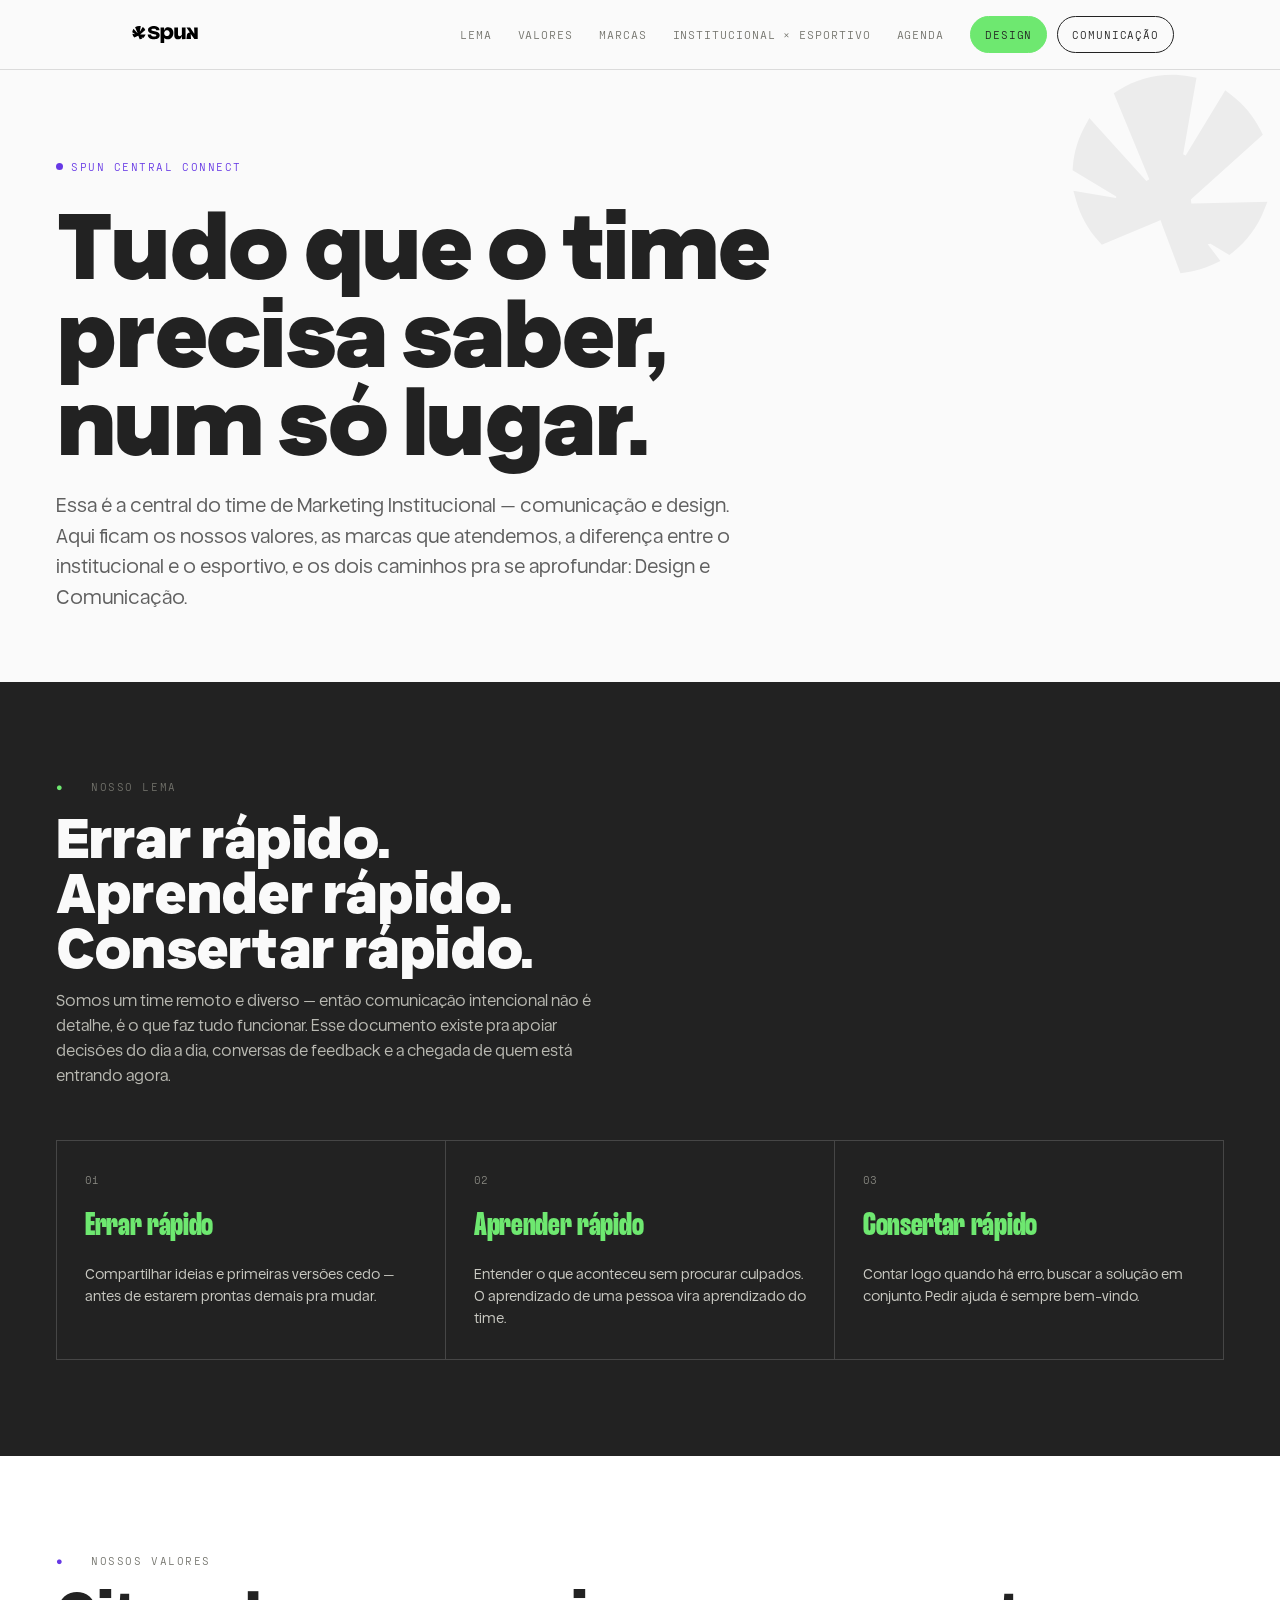
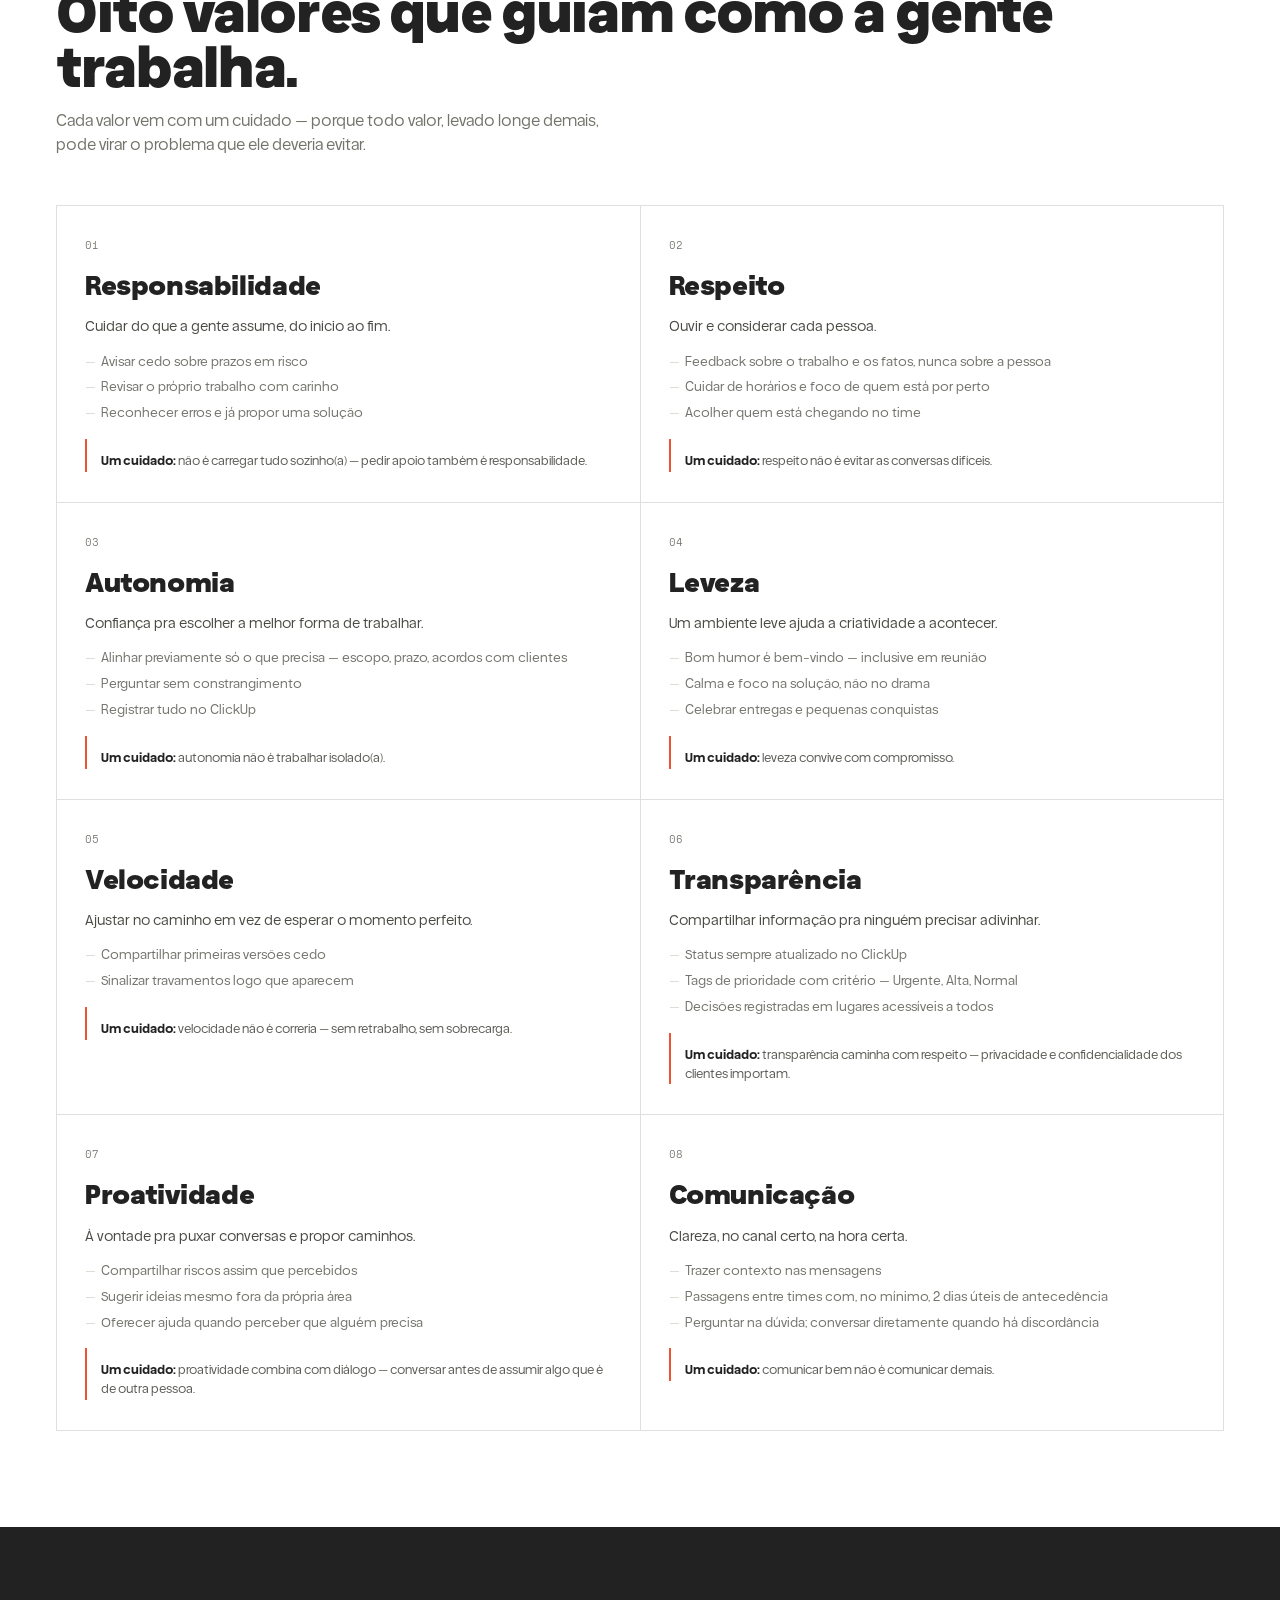
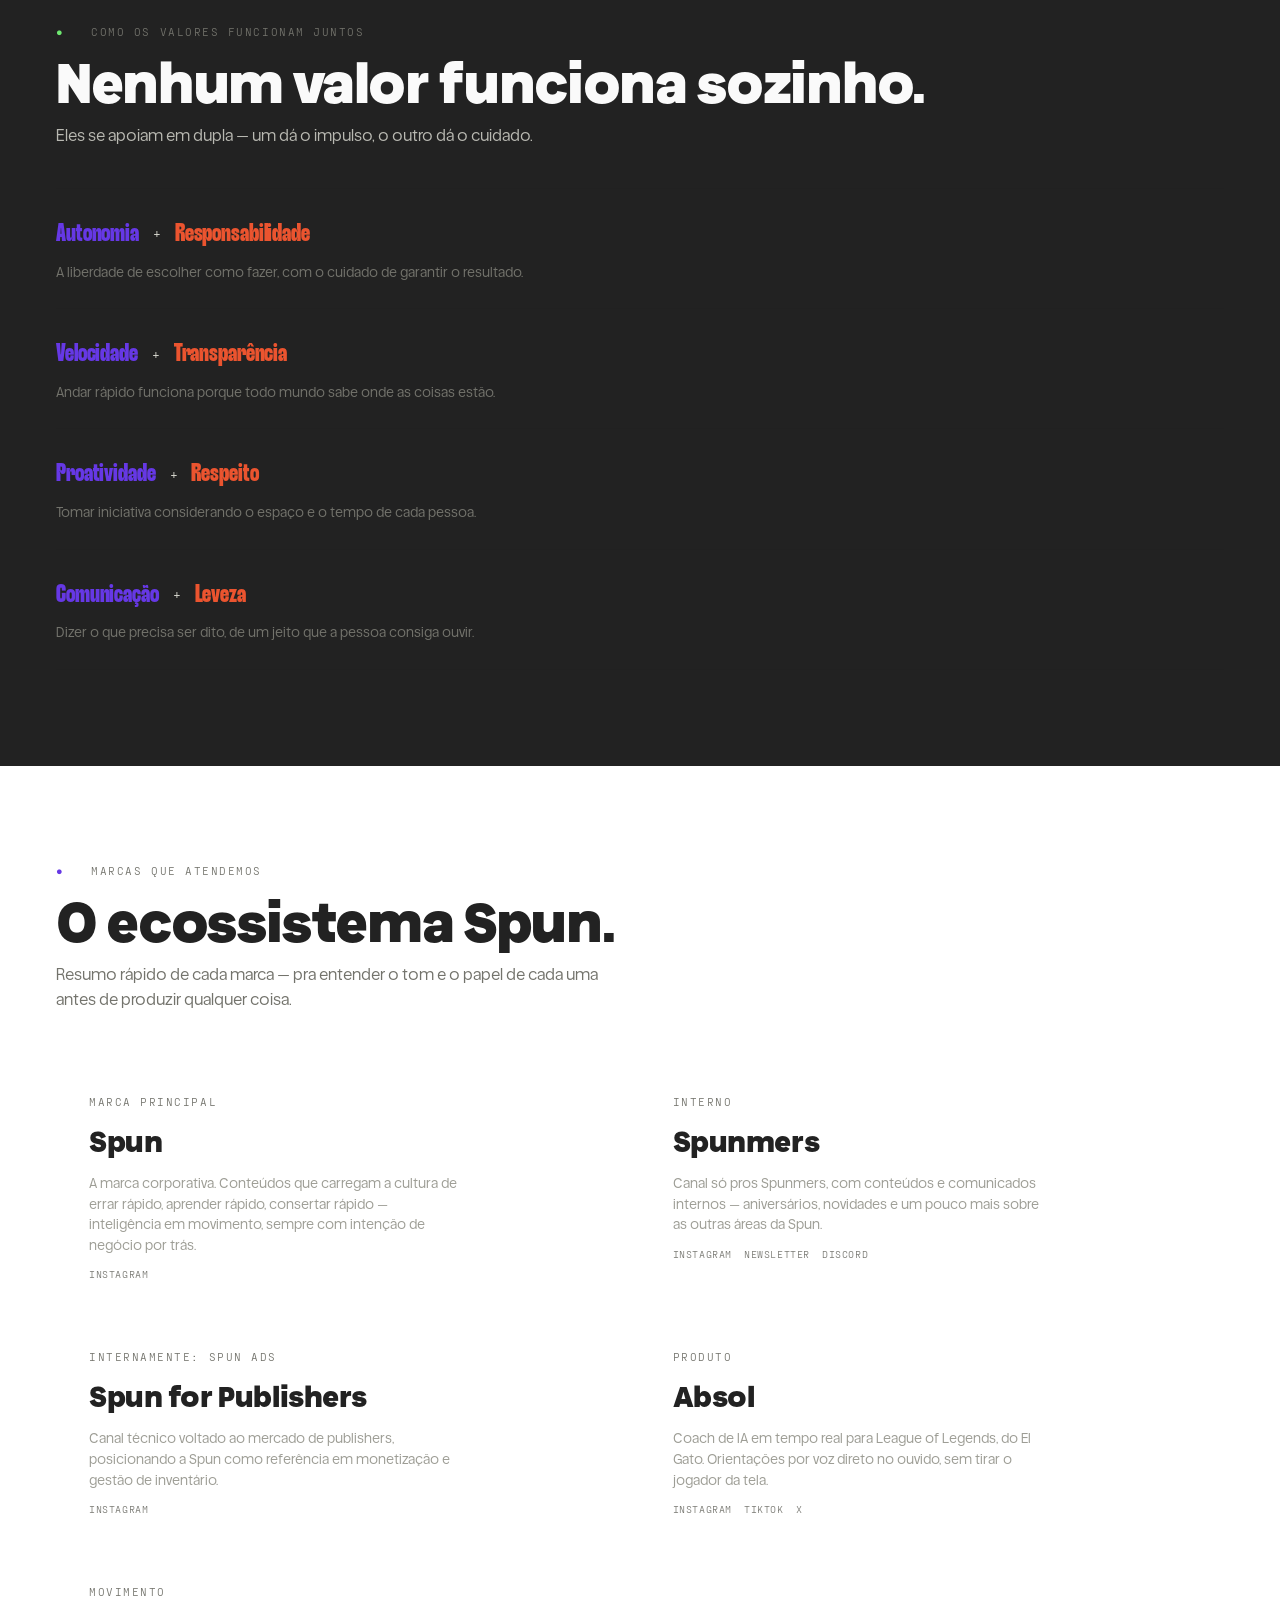
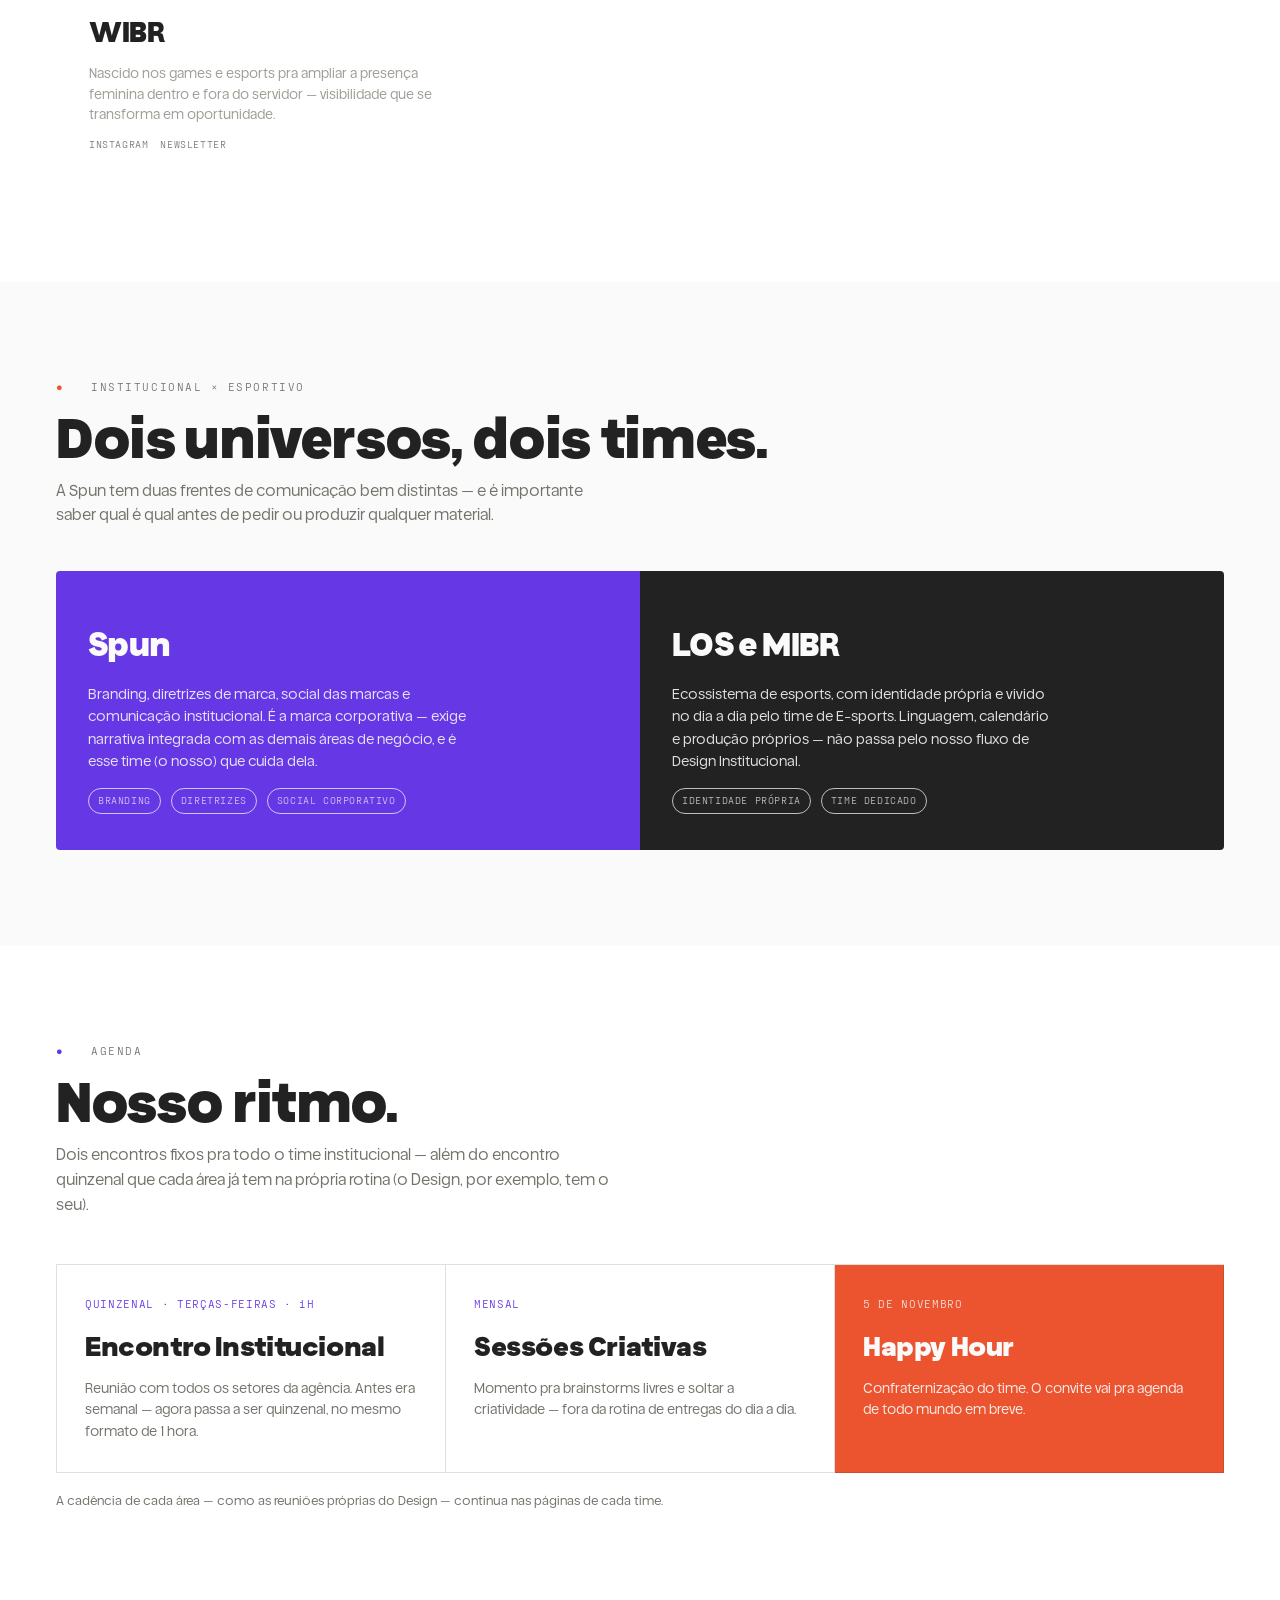
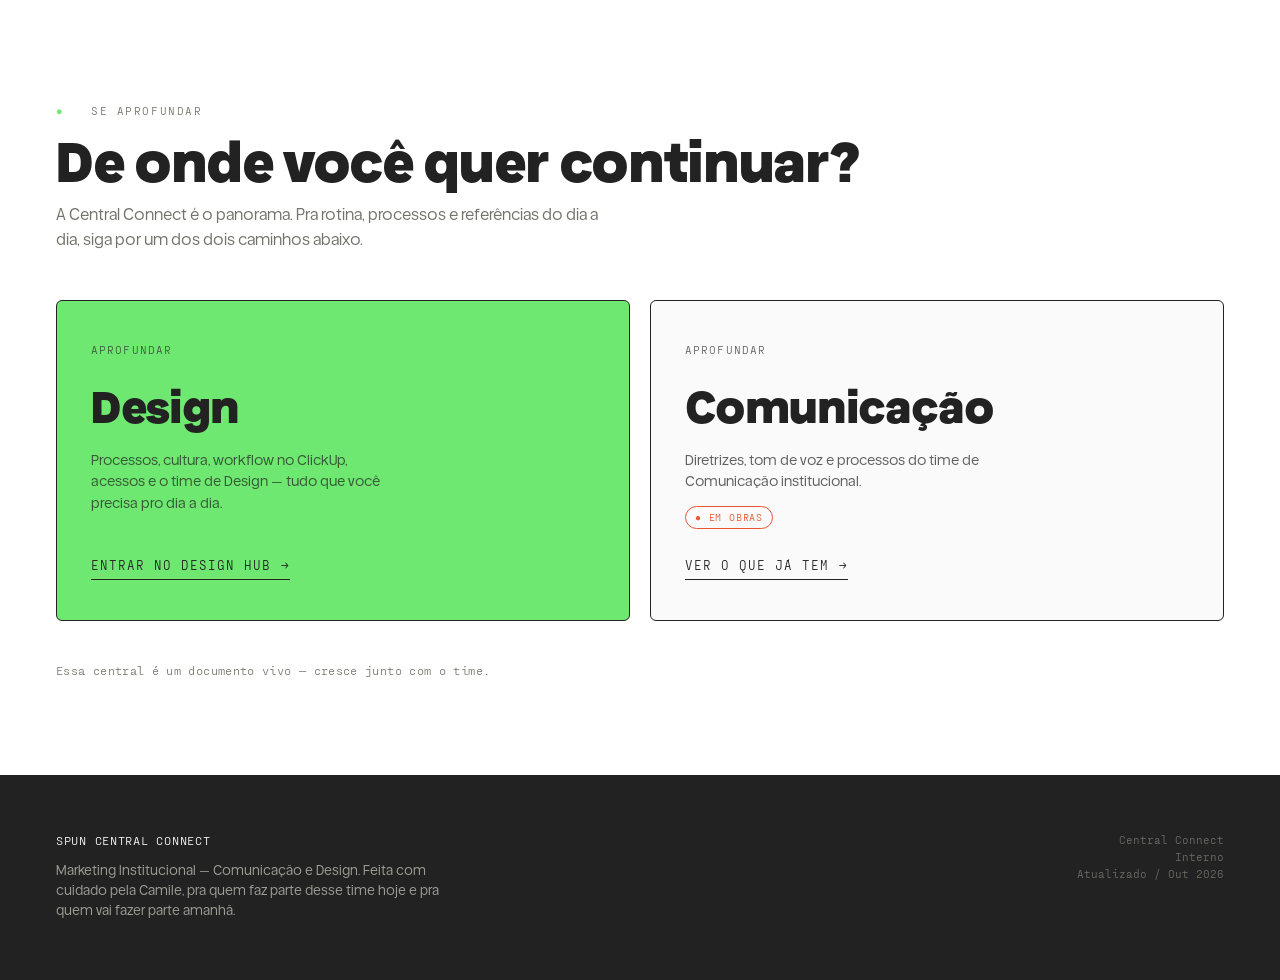
<file: index.html>
<!doctype html><html><head><meta charset=utf8><meta name=viewport content="width=device-width,initial-scale=1,viewport-fit=cover"><style>:root{color-scheme:light;box-sizing:border-box;padding-top:env(safe-area-inset-top,0px);padding-bottom:env(safe-area-inset-bottom,0px)}html{scroll-padding-top:env(safe-area-inset-top,0px)}body{margin:0;padding:0;font:14px -apple-system,BlinkMacSystemFont,sans-serif;background:#fff;color:#000}img{max-width:100%}[hidden]:not([hidden=until-found i]){display:none!important}</style></head><body>
<title>Spun Central Connect</title>
<link rel="stylesheet" href="assets/css/brand.css">
<style>
  section{width:100%;padding:96px 56px;position:relative;overflow:hidden;}
  .inner{max-width:var(--maxw);margin:0 auto;position:relative;z-index:2;}
  section.alt{background:var(--white);}
  section.on-ink{background:var(--ink);color:var(--bg);}

  /* ---------- hero ---------- */
  .hero{padding:88px 56px 70px;}
  .hero-inner{max-width:var(--maxw);margin:0 auto;position:relative;z-index:2;}
  .hero .kicker{font-family:var(--f-mono);font-size:11px;letter-spacing:0.14em;text-transform:uppercase;color:var(--purple);display:flex;align-items:center;gap:8px;margin-bottom:26px;}
  .hero .kicker .dot{width:7px;height:7px;border-radius:50%;background:var(--purple);}
  .h-hero{font-weight:900;font-size:clamp(42px,7vw,96px);line-height:0.98;letter-spacing:-0.03em;}
  .hero .lede{margin-top:26px;font-size:clamp(16px,1.5vw,19px);color:var(--ink-soft);line-height:1.6;max-width:62ch;}
  .hero-logo-mark{position:absolute;right:-60px;top:-40px;width:340px;opacity:0.05;z-index:1;pointer-events:none;}
  @media(max-width:760px){.hero-logo-mark{display:none;}}

  /* ---------- section heading pattern ---------- */
  .sec-label{display:flex;align-items:center;gap:10px;}
  .sec-head{margin-top:14px;font-weight:900;font-size:clamp(30px,4.6vw,54px);line-height:1.02;letter-spacing:-0.025em;}
  .sec-sub{margin-top:14px;font-size:15.5px;color:var(--gray);max-width:62ch;line-height:1.6;}
  .on-ink .sec-sub{color:#b9b9b2;}

  /* ---------- lema ---------- */
  .lema-trip{margin-top:52px;display:grid;grid-template-columns:repeat(3,1fr);gap:0;border-top:1px solid var(--line-on-dark);border-left:1px solid var(--line-on-dark);}
  @media(max-width:860px){.lema-trip{grid-template-columns:1fr;}}
  .lema-cell{border-right:1px solid var(--line-on-dark);border-bottom:1px solid var(--line-on-dark);padding:30px 28px;}
  .lema-cell .lnum{font-family:var(--f-mono);font-size:11px;color:#8a8a83;}
  .lema-cell h3{margin-top:14px;font-family:var(--f-accent);font-weight:400;font-size:clamp(24px,2.6vw,32px);letter-spacing:-0.01em;color:var(--green);}
  .lema-cell p{margin-top:12px;font-size:13.8px;color:#c9c9c2;line-height:1.6;}
  .lema-statement{margin-top:28px;font-family:var(--f-accent);font-weight:400;font-size:clamp(20px,2.4vw,28px);line-height:1.3;color:var(--bg);max-width:60ch;}
  .lema-statement b{color:var(--green);}

  /* ---------- valores grid ---------- */
  .valores-grid{margin-top:48px;display:grid;grid-template-columns:repeat(2,1fr);gap:0;border-top:1px solid var(--line);border-left:1px solid var(--line);}
  @media(max-width:760px){.valores-grid{grid-template-columns:1fr;}}
  .valor-card{border-right:1px solid var(--line);border-bottom:1px solid var(--line);padding:30px 28px;transition:background .2s ease;}
  .valor-card:hover{background:var(--white);}
  .valor-card .vnum{font-family:var(--f-mono);font-size:11px;color:var(--gray);}
  .valor-card h3{margin-top:12px;font-weight:800;font-size:clamp(20px,2.2vw,26px);letter-spacing:-0.015em;}
  .valor-card .vdesc{margin-top:10px;font-size:13.8px;color:#4a4a45;line-height:1.6;}
  .valor-card .vbullets{margin-top:14px;}
  .valor-card .vbullets li{position:relative;padding-left:16px;font-size:12.8px;color:var(--gray);line-height:1.55;margin-top:6px;}
  .valor-card .vbullets li::before{content:"—";position:absolute;left:0;color:var(--light-gray);}
  .valor-card .vcare{
    margin-top:16px;padding:12px 0 2px 14px;border-left:2px solid var(--orange);font-size:12.2px;color:#5a5a55;line-height:1.55;
  }
  .valor-card .vcare b{color:var(--ink);}

  /* ---------- como funcionam juntos ---------- */
  .pair-row{margin-top:40px;}
  .pair{display:grid;grid-template-columns:1fr 220px;gap:28px;align-items:center;padding:26px 0;border-bottom:1px solid var(--line);}
  .pair:first-child{border-top:1px solid var(--line);}
  @media(max-width:760px){.pair{grid-template-columns:1fr;gap:12px;}}
  .pair-combo{font-family:var(--f-accent);font-weight:400;font-size:clamp(18px,2.1vw,25px);letter-spacing:-0.005em;display:flex;align-items:center;gap:14px;flex-wrap:wrap;}
  .pair-combo .plus{font-family:var(--f-mono);font-size:13px;color:var(--light-gray);}
  .pair-combo .w1{color:var(--purple);}
  .pair-combo .w2{color:var(--orange);}
  .pair p{font-size:13.2px;color:var(--gray);line-height:1.55;}

  /* ---------- marcas ---------- */
  .marcas-grid{margin-top:48px;display:grid;grid-template-columns:1fr 1fr;gap:0;border-top:1px solid var(--line-on-dark);border-left:1px solid var(--line-on-dark);}
  @media(max-width:760px){.marcas-grid{grid-template-columns:1fr;}}
  .marca-cell{border-right:1px solid var(--line-on-dark);border-bottom:1px solid var(--line-on-dark);padding:32px;transition:background .2s ease,color .2s ease;}
  .marca-cell:hover{background:var(--bg);color:var(--ink);}
  .marca-cell .label{margin-bottom:10px;}
  .marca-cell:hover .label{color:#6a6a63;}
  .marca-cell h3{font-weight:800;font-size:clamp(20px,2.3vw,28px);letter-spacing:-0.015em;}
  .marca-cell p{margin-top:10px;font-size:13.3px;color:#9d9d95;max-width:46ch;line-height:1.55;}
  .marca-cell:hover p{color:#4a4a45;}
  .marca-tags{margin-top:12px;display:flex;gap:12px;flex-wrap:wrap;}
  .marca-tags span{font-family:var(--f-mono);font-size:10px;letter-spacing:0.06em;text-transform:uppercase;color:#7a7a74;}
  .marca-cell:hover .marca-tags span{color:#8a8a83;}

  /* ---------- institucional x esportivo ---------- */
  .split-cols{margin-top:44px;display:grid;grid-template-columns:1fr 1fr;gap:0;border-radius:4px;overflow:hidden;}
  @media(max-width:760px){.split-cols{grid-template-columns:1fr;}}
  .split-col{padding:36px 32px;}
  .split-col.institucional{background:var(--purple);color:var(--bg);}
  .split-col.esportivo{background:var(--ink);color:var(--bg);}
  .split-col .scaption{font-family:var(--f-mono);font-size:11px;letter-spacing:0.1em;text-transform:uppercase;opacity:0.72;}
  .split-col h3{margin-top:12px;font-weight:800;font-size:clamp(22px,2.6vw,32px);letter-spacing:-0.02em;}
  .split-col p{margin-top:14px;font-size:14px;line-height:1.6;opacity:0.88;max-width:48ch;}
  .split-col .stags{margin-top:16px;display:flex;gap:10px;flex-wrap:wrap;}
  .split-col .stags span{font-family:var(--f-mono);font-size:10px;letter-spacing:0.06em;text-transform:uppercase;opacity:0.72;border:1px solid currentColor;padding:4px 9px;border-radius:999px;}

  /* ---------- aprofundar / CTA buttons ---------- */
  .deep-grid{margin-top:48px;display:grid;grid-template-columns:1fr 1fr;gap:20px;}
  @media(max-width:760px){.deep-grid{grid-template-columns:1fr;}}
  .deep-card{
    padding:40px 34px;border:1.5px solid var(--ink);border-radius:6px;transition:transform .2s ease,box-shadow .2s ease;
    display:flex;flex-direction:column;justify-content:space-between;min-height:220px;
  }
  .deep-card:hover{transform:translateY(-4px);box-shadow:0 14px 34px rgba(34,34,34,0.12);}
  .deep-card.design{background:var(--green);}
  .deep-card.comms{background:var(--bg);}
  .deep-card .dc-top .dc-label{font-family:var(--f-mono);font-size:11px;letter-spacing:0.1em;text-transform:uppercase;opacity:0.7;}
  .deep-card h3{margin-top:14px;font-weight:900;font-size:clamp(28px,3.4vw,44px);letter-spacing:-0.025em;}
  .deep-card p{margin-top:10px;font-size:13.8px;color:var(--ink-soft);max-width:38ch;}
  .deep-card .dc-go{
    margin-top:26px;display:inline-flex;align-items:center;gap:10px;font-family:var(--f-mono);
    font-size:12.5px;letter-spacing:0.08em;text-transform:uppercase;border-bottom:1.5px solid var(--ink);padding-bottom:4px;align-self:flex-start;
  }
  .badge-obras{display:inline-flex;align-items:center;gap:6px;font-family:var(--f-mono);font-size:10px;letter-spacing:0.08em;text-transform:uppercase;color:var(--orange);border:1px solid var(--orange);padding:3px 9px;border-radius:999px;margin-top:14px;}

  .closing-line{margin-top:40px;font-family:var(--f-mono);font-size:12px;color:#7a7a74;letter-spacing:0.03em;}

  /* ---------- agenda ---------- */
  .agenda-grid{margin-top:48px;display:grid;grid-template-columns:repeat(3,1fr);gap:0;border-top:1px solid var(--line);border-left:1px solid var(--line);}
  @media(max-width:860px){.agenda-grid{grid-template-columns:1fr;}}
  .agenda-cell{border-right:1px solid var(--line);border-bottom:1px solid var(--line);padding:30px 28px;}
  .agenda-cell .ag-cadence{font-family:var(--f-mono);font-size:11px;letter-spacing:0.06em;text-transform:uppercase;color:var(--purple);}
  .agenda-cell h3{margin-top:14px;font-weight:800;font-size:clamp(20px,2.2vw,26px);letter-spacing:-0.015em;}
  .agenda-cell p{margin-top:10px;font-size:13.5px;color:var(--gray);line-height:1.6;}
  .agenda-cell.highlight{background:var(--orange);color:var(--bg);}
  .agenda-cell.highlight .ag-cadence{color:var(--bg);opacity:0.85;}
  .agenda-cell.highlight p{color:var(--bg);opacity:0.92;}
  .agenda-note{margin-top:18px;font-size:12.5px;color:var(--gray);}
</style>

<header class="site-header">
  <div class="shd-inner">
    <a class="site-logo" href="#top"><img src="assets/logo/logo-horizontal-preto.svg" alt="Spun"></a>
    <nav class="site-nav">
      <a href="#lema">Lema</a>
      <a href="#valores">Valores</a>
      <a href="#marcas">Marcas</a>
      <a href="#institucional">Institucional × Esportivo</a>
      <a href="#agenda">Agenda</a>
      <div class="nav-cta">
        <a class="go-design" href="design.html">Design</a>
        <a class="go-comms" href="comunicacao.html">Comunicação</a>
      </div>
    </nav>
  </div>
</header>

<section class="hero" id="top">
  <img class="hero-logo-mark" src="assets/logo/logo-simbolo-preto.svg" alt="">
  <div class="hero-inner">
    <div class="kicker"><span class="dot"></span>Spun Central Connect</div>
    <h1 class="h-hero">Tudo que o time<br>precisa saber,<br>num só lugar.</h1>
    <p class="lede">Essa é a central do time de Marketing Institucional — comunicação e design. Aqui ficam os nossos valores, as marcas que atendemos, a diferença entre o institucional e o esportivo, e os dois caminhos pra se aprofundar: Design e Comunicação.</p>
  </div>
</section>

<section class="on-ink" id="lema">
  <div class="inner">
    <div class="sec-label label"><span class="dot-green">●</span>&nbsp; Nosso lema</div>
    <h2 class="sec-head">Errar rápido.<br>Aprender rápido.<br>Consertar rápido.</h2>
    <p class="sec-sub">Somos um time remoto e diverso — então comunicação intencional não é detalhe, é o que faz tudo funcionar. Esse documento existe pra apoiar decisões do dia a dia, conversas de feedback e a chegada de quem está entrando agora.</p>

    <div class="lema-trip">
      <div class="lema-cell">
        <div class="lnum mono">01</div>
        <h3>Errar rápido</h3>
        <p>Compartilhar ideias e primeiras versões cedo — antes de estarem prontas demais pra mudar.</p>
      </div>
      <div class="lema-cell">
        <div class="lnum mono">02</div>
        <h3>Aprender rápido</h3>
        <p>Entender o que aconteceu sem procurar culpados. O aprendizado de uma pessoa vira aprendizado do time.</p>
      </div>
      <div class="lema-cell">
        <div class="lnum mono">03</div>
        <h3>Consertar rápido</h3>
        <p>Contar logo quando há erro, buscar a solução em conjunto. Pedir ajuda é sempre bem-vindo.</p>
      </div>
    </div>
  </div>
</section>

<section class="alt" id="valores">
  <div class="inner">
    <div class="sec-label label"><span class="dot-purple">●</span>&nbsp; Nossos valores</div>
    <h2 class="sec-head">Oito valores que guiam como a gente trabalha.</h2>
    <p class="sec-sub">Cada valor vem com um cuidado — porque todo valor, levado longe demais, pode virar o problema que ele deveria evitar.</p>

    <div class="valores-grid">
      <div class="valor-card">
        <div class="vnum mono">01</div>
        <h3>Responsabilidade</h3>
        <p class="vdesc">Cuidar do que a gente assume, do início ao fim.</p>
        <ul class="vbullets">
          <li>Avisar cedo sobre prazos em risco</li>
          <li>Revisar o próprio trabalho com carinho</li>
          <li>Reconhecer erros e já propor uma solução</li>
        </ul>
        <div class="vcare"><b>Um cuidado:</b> não é carregar tudo sozinho(a) — pedir apoio também é responsabilidade.</div>
      </div>
      <div class="valor-card">
        <div class="vnum mono">02</div>
        <h3>Respeito</h3>
        <p class="vdesc">Ouvir e considerar cada pessoa.</p>
        <ul class="vbullets">
          <li>Feedback sobre o trabalho e os fatos, nunca sobre a pessoa</li>
          <li>Cuidar de horários e foco de quem está por perto</li>
          <li>Acolher quem está chegando no time</li>
        </ul>
        <div class="vcare"><b>Um cuidado:</b> respeito não é evitar as conversas difíceis.</div>
      </div>
      <div class="valor-card">
        <div class="vnum mono">03</div>
        <h3>Autonomia</h3>
        <p class="vdesc">Confiança pra escolher a melhor forma de trabalhar.</p>
        <ul class="vbullets">
          <li>Alinhar previamente só o que precisa — escopo, prazo, acordos com clientes</li>
          <li>Perguntar sem constrangimento</li>
          <li>Registrar tudo no ClickUp</li>
        </ul>
        <div class="vcare"><b>Um cuidado:</b> autonomia não é trabalhar isolado(a).</div>
      </div>
      <div class="valor-card">
        <div class="vnum mono">04</div>
        <h3>Leveza</h3>
        <p class="vdesc">Um ambiente leve ajuda a criatividade a acontecer.</p>
        <ul class="vbullets">
          <li>Bom humor é bem-vindo — inclusive em reunião</li>
          <li>Calma e foco na solução, não no drama</li>
          <li>Celebrar entregas e pequenas conquistas</li>
        </ul>
        <div class="vcare"><b>Um cuidado:</b> leveza convive com compromisso.</div>
      </div>
      <div class="valor-card">
        <div class="vnum mono">05</div>
        <h3>Velocidade</h3>
        <p class="vdesc">Ajustar no caminho em vez de esperar o momento perfeito.</p>
        <ul class="vbullets">
          <li>Compartilhar primeiras versões cedo</li>
          <li>Sinalizar travamentos logo que aparecem</li>
        </ul>
        <div class="vcare"><b>Um cuidado:</b> velocidade não é correria — sem retrabalho, sem sobrecarga.</div>
      </div>
      <div class="valor-card">
        <div class="vnum mono">06</div>
        <h3>Transparência</h3>
        <p class="vdesc">Compartilhar informação pra ninguém precisar adivinhar.</p>
        <ul class="vbullets">
          <li>Status sempre atualizado no ClickUp</li>
          <li>Tags de prioridade com critério — Urgente, Alta, Normal</li>
          <li>Decisões registradas em lugares acessíveis a todos</li>
        </ul>
        <div class="vcare"><b>Um cuidado:</b> transparência caminha com respeito — privacidade e confidencialidade dos clientes importam.</div>
      </div>
      <div class="valor-card">
        <div class="vnum mono">07</div>
        <h3>Proatividade</h3>
        <p class="vdesc">À vontade pra puxar conversas e propor caminhos.</p>
        <ul class="vbullets">
          <li>Compartilhar riscos assim que percebidos</li>
          <li>Sugerir ideias mesmo fora da própria área</li>
          <li>Oferecer ajuda quando perceber que alguém precisa</li>
        </ul>
        <div class="vcare"><b>Um cuidado:</b> proatividade combina com diálogo — conversar antes de assumir algo que é de outra pessoa.</div>
      </div>
      <div class="valor-card">
        <div class="vnum mono">08</div>
        <h3>Comunicação</h3>
        <p class="vdesc">Clareza, no canal certo, na hora certa.</p>
        <ul class="vbullets">
          <li>Trazer contexto nas mensagens</li>
          <li>Passagens entre times com, no mínimo, 2 dias úteis de antecedência</li>
          <li>Perguntar na dúvida; conversar diretamente quando há discordância</li>
        </ul>
        <div class="vcare"><b>Um cuidado:</b> comunicar bem não é comunicar demais.</div>
      </div>
    </div>
  </div>
</section>

<section class="on-ink">
  <div class="inner">
    <div class="sec-label label"><span class="dot-green">●</span>&nbsp; Como os valores funcionam juntos</div>
    <h2 class="sec-head">Nenhum valor funciona sozinho.</h2>
    <p class="sec-sub">Eles se apoiam em dupla — um dá o impulso, o outro dá o cuidado.</p>

    <div class="pair-row">
      <div class="pair">
        <div>
          <div class="pair-combo"><span class="w1">Autonomia</span><span class="plus">+</span><span class="w2">Responsabilidade</span></div>
          <p style="margin-top:8px;">A liberdade de escolher como fazer, com o cuidado de garantir o resultado.</p>
        </div>
      </div>
      <div class="pair">
        <div>
          <div class="pair-combo"><span class="w1">Velocidade</span><span class="plus">+</span><span class="w2">Transparência</span></div>
          <p style="margin-top:8px;">Andar rápido funciona porque todo mundo sabe onde as coisas estão.</p>
        </div>
      </div>
      <div class="pair">
        <div>
          <div class="pair-combo"><span class="w1">Proatividade</span><span class="plus">+</span><span class="w2">Respeito</span></div>
          <p style="margin-top:8px;">Tomar iniciativa considerando o espaço e o tempo de cada pessoa.</p>
        </div>
      </div>
      <div class="pair">
        <div>
          <div class="pair-combo"><span class="w1">Comunicação</span><span class="plus">+</span><span class="w2">Leveza</span></div>
          <p style="margin-top:8px;">Dizer o que precisa ser dito, de um jeito que a pessoa consiga ouvir.</p>
        </div>
      </div>
    </div>
  </div>
</section>

<section class="alt" id="marcas">
  <div class="inner">
    <div class="sec-label label"><span class="dot-purple">●</span>&nbsp; Marcas que atendemos</div>
    <h2 class="sec-head">O ecossistema Spun.</h2>
    <p class="sec-sub">Resumo rápido de cada marca — pra entender o tom e o papel de cada uma antes de produzir qualquer coisa.</p>

    <div class="marcas-grid">
      <div class="marca-cell">
        <div class="label">Marca principal</div>
        <h3>Spun</h3>
        <p>A marca corporativa. Conteúdos que carregam a cultura de errar rápido, aprender rápido, consertar rápido — inteligência em movimento, sempre com intenção de negócio por trás.</p>
        <div class="marca-tags"><span>Instagram</span></div>
      </div>
      <div class="marca-cell">
        <div class="label">Interno</div>
        <h3>Spunmers</h3>
        <p>Canal só pros Spunmers, com conteúdos e comunicados internos — aniversários, novidades e um pouco mais sobre as outras áreas da Spun.</p>
        <div class="marca-tags"><span>Instagram</span><span>Newsletter</span><span>Discord</span></div>
      </div>
      <div class="marca-cell">
        <div class="label">Internamente: Spun Ads</div>
        <h3>Spun for Publishers</h3>
        <p>Canal técnico voltado ao mercado de publishers, posicionando a Spun como referência em monetização e gestão de inventário.</p>
        <div class="marca-tags"><span>Instagram</span></div>
      </div>
      <div class="marca-cell">
        <div class="label">Produto</div>
        <h3>Absol</h3>
        <p>Coach de IA em tempo real para League of Legends, do El Gato. Orientações por voz direto no ouvido, sem tirar o jogador da tela.</p>
        <div class="marca-tags"><span>Instagram</span><span>TikTok</span><span>X</span></div>
      </div>
      <div class="marca-cell">
        <div class="label">Movimento</div>
        <h3>WIBR</h3>
        <p>Nascido nos games e esports pra ampliar a presença feminina dentro e fora do servidor — visibilidade que se transforma em oportunidade.</p>
        <div class="marca-tags"><span>Instagram</span><span>Newsletter</span></div>
      </div>
    </div>
  </div>
</section>

<section id="institucional">
  <div class="inner">
    <div class="sec-label label"><span class="dot-orange">●</span>&nbsp; Institucional × Esportivo</div>
    <h2 class="sec-head">Dois universos, dois times.</h2>
    <p class="sec-sub">A Spun tem duas frentes de comunicação bem distintas — e é importante saber qual é qual antes de pedir ou produzir qualquer material.</p>

    <div class="split-cols">
      <div class="split-col institucional">
        <h3>Spun</h3>
        <p>Branding, diretrizes de marca, social das marcas e comunicação institucional. É a marca corporativa — exige narrativa integrada com as demais áreas de negócio, e é esse time (o nosso) que cuida dela.</p>
        <div class="stags"><span>Branding</span><span>Diretrizes</span><span>Social corporativo</span></div>
      </div>
      <div class="split-col esportivo">
        <h3>LOS e MIBR</h3>
        <p>Ecossistema de esports, com identidade própria e vivido no dia a dia pelo time de E-sports. Linguagem, calendário e produção próprios — não passa pelo nosso fluxo de Design Institucional.</p>
        <div class="stags"><span>Identidade própria</span><span>Time dedicado</span></div>
      </div>
    </div>
  </div>
</section>

<section class="alt" id="agenda">
  <div class="inner">
    <div class="sec-label label"><span class="dot-purple">●</span>&nbsp; Agenda</div>
    <h2 class="sec-head">Nosso ritmo.</h2>
    <p class="sec-sub">Dois encontros fixos pra todo o time institucional — além do encontro quinzenal que cada área já tem na própria rotina (o Design, por exemplo, tem o seu).</p>

    <div class="agenda-grid">
      <div class="agenda-cell">
        <div class="ag-cadence mono">Quinzenal · terças-feiras · 1h</div>
        <h3>Encontro Institucional</h3>
        <p>Reunião com todos os setores da agência. Antes era semanal — agora passa a ser quinzenal, no mesmo formato de 1 hora.</p>
      </div>
      <div class="agenda-cell">
        <div class="ag-cadence mono">Mensal</div>
        <h3>Sessões Criativas</h3>
        <p>Momento pra brainstorms livres e soltar a criatividade — fora da rotina de entregas do dia a dia.</p>
      </div>
      <div class="agenda-cell highlight">
        <div class="ag-cadence mono">5 de novembro</div>
        <h3>Happy Hour</h3>
        <p>Confraternização do time. O convite vai pra agenda de todo mundo em breve.</p>
      </div>
    </div>
    <p class="agenda-note">A cadência de cada área — como as reuniões próprias do Design — continua nas páginas de cada time.</p>
  </div>
</section>

<section class="alt" id="aprofundar">
  <div class="inner">
    <div class="sec-label label"><span class="dot-green">●</span>&nbsp; Se aprofundar</div>
    <h2 class="sec-head">De onde você quer continuar?</h2>
    <p class="sec-sub">A Central Connect é o panorama. Pra rotina, processos e referências do dia a dia, siga por um dos dois caminhos abaixo.</p>

    <div class="deep-grid">
      <a class="deep-card design" href="design.html">
        <div class="dc-top">
          <div class="dc-label">Aprofundar</div>
          <h3>Design</h3>
          <p>Processos, cultura, workflow no ClickUp, acessos e o time de Design — tudo que você precisa pro dia a dia.</p>
        </div>
        <div class="dc-go">Entrar no Design Hub <span class="arrow">→</span></div>
      </a>
      <a class="deep-card comms" href="comunicacao.html">
        <div class="dc-top">
          <div class="dc-label">Aprofundar</div>
          <h3>Comunicação</h3>
          <p>Diretrizes, tom de voz e processos do time de Comunicação institucional.</p>
          <div class="badge-obras">● Em obras</div>
        </div>
        <div class="dc-go">Ver o que já tem <span class="arrow">→</span></div>
      </a>
    </div>

    <div class="closing-line">Essa central é um documento vivo — cresce junto com o time.</div>
  </div>
</section>

<footer class="site-footer">
  <div class="finner">
    <div>
      <div class="ftitle">Spun Central Connect</div>
      <div class="fnote">Marketing Institucional — Comunicação e Design. Feita com cuidado pela Camile, pra quem faz parte desse time hoje e pra quem vai fazer parte amanhã.</div>
    </div>
    <div class="fmeta">Central Connect<br>Interno<br>Atualizado / Out 2026</div>
  </div>
</footer>

</body></html>
</file>
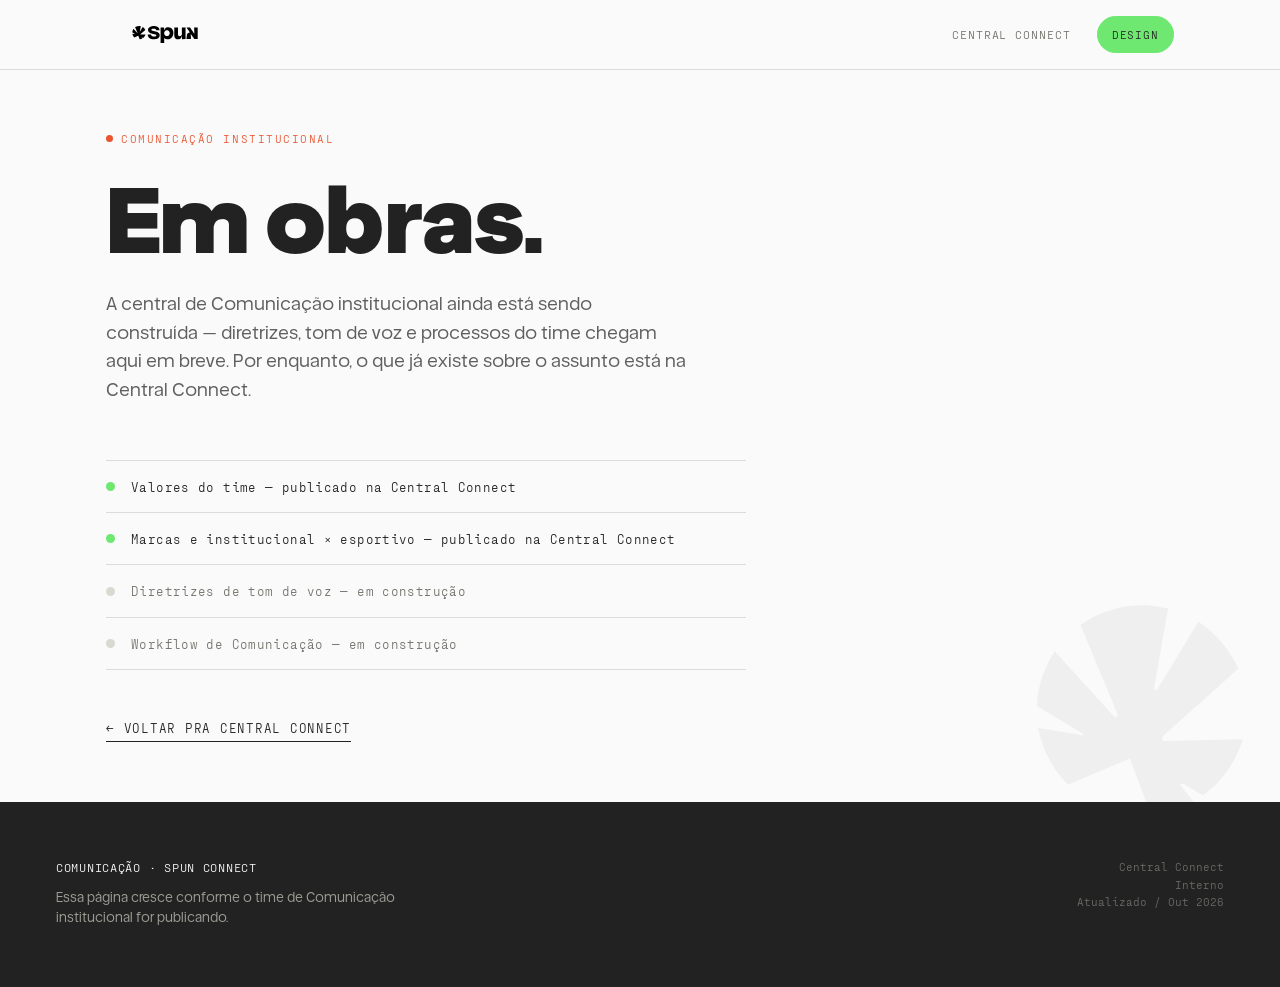
<file: comunicacao.html>
<!DOCTYPE html>
<html lang="pt-BR">
<head>
<meta charset="UTF-8">
<meta name="viewport" content="width=device-width, initial-scale=1.0">
<title>Comunicação @ Spun</title>
<link rel="stylesheet" href="assets/css/brand.css">
<style>
  main{min-height:72vh;display:flex;align-items:center;}
  .wrap{max-width:var(--maxw);margin:0 auto;padding:60px 56px;width:100%;}
  @media(max-width:760px){.wrap{padding:40px 24px;}}
  .kicker{font-family:var(--f-mono);font-size:11px;letter-spacing:0.14em;text-transform:uppercase;color:var(--orange);display:flex;align-items:center;gap:8px;margin-bottom:28px;}
  .kicker .dot{width:7px;height:7px;border-radius:50%;background:var(--orange);}
  .h-obras{font-weight:900;font-size:clamp(40px,7vw,96px);line-height:0.98;letter-spacing:-0.03em;max-width:820px;}
  .lede{margin-top:26px;font-size:clamp(15.5px,1.4vw,18px);color:var(--ink-soft);max-width:58ch;line-height:1.6;}
  .track{margin-top:56px;max-width:640px;}
  .track-row{display:flex;align-items:center;gap:16px;padding:16px 0;border-bottom:1px solid var(--line);}
  .track-row:first-child{border-top:1px solid var(--line);}
  .track-dot{width:9px;height:9px;border-radius:50%;flex-shrink:0;}
  .track-dot.done{background:var(--green);}
  .track-dot.pending{background:var(--light-gray);}
  .track-label{font-family:var(--f-mono);font-size:12.5px;letter-spacing:0.03em;color:var(--ink);}
  .track-row.pending .track-label{color:var(--gray);}
  .back-link{margin-top:48px;display:inline-flex;align-items:center;gap:10px;font-family:var(--f-mono);font-size:12.5px;letter-spacing:0.06em;text-transform:uppercase;border-bottom:1.5px solid var(--ink);padding-bottom:4px;}
  .obras-mark{position:absolute;right:-40px;bottom:-60px;width:360px;opacity:0.04;pointer-events:none;z-index:1;}
  @media(max-width:860px){.obras-mark{display:none;}}
</style>
</head>
<body>

<header class="site-header">
  <div class="shd-inner">
    <a class="site-logo" href="index.html"><img src="assets/logo/logo-horizontal-preto.svg" alt="Spun"></a>
    <nav class="site-nav">
      <a href="index.html">Central Connect</a>
      <div class="nav-cta">
        <a class="go-design" href="design.html">Design</a>
      </div>
    </nav>
  </div>
</header>

<main style="position:relative;overflow:hidden;">
  <img class="obras-mark" src="assets/logo/logo-simbolo-preto.svg" alt="">
  <div class="wrap">
    <div class="kicker"><span class="dot"></span>Comunicação institucional</div>
    <h1 class="h-obras">Em obras.</h1>
    <p class="lede">A central de Comunicação institucional ainda está sendo construída — diretrizes, tom de voz e processos do time chegam aqui em breve. Por enquanto, o que já existe sobre o assunto está na Central Connect.</p>

    <div class="track">
      <div class="track-row">
        <div class="track-dot done"></div>
        <div class="track-label">Valores do time — publicado na Central Connect</div>
      </div>
      <div class="track-row">
        <div class="track-dot done"></div>
        <div class="track-label">Marcas e institucional × esportivo — publicado na Central Connect</div>
      </div>
      <div class="track-row pending">
        <div class="track-dot pending"></div>
        <div class="track-label">Diretrizes de tom de voz — em construção</div>
      </div>
      <div class="track-row pending">
        <div class="track-dot pending"></div>
        <div class="track-label">Workflow de Comunicação — em construção</div>
      </div>
    </div>

    <a class="back-link" href="index.html">← Voltar pra Central Connect</a>
  </div>
</main>

<footer class="site-footer">
  <div class="finner">
    <div>
      <div class="ftitle">Comunicação · Spun Connect</div>
      <div class="fnote">Essa página cresce conforme o time de Comunicação institucional for publicando.</div>
    </div>
    <div class="fmeta">Central Connect<br>Interno<br>Atualizado / Out 2026</div>
  </div>
</footer>

</body>
</html>
</file>
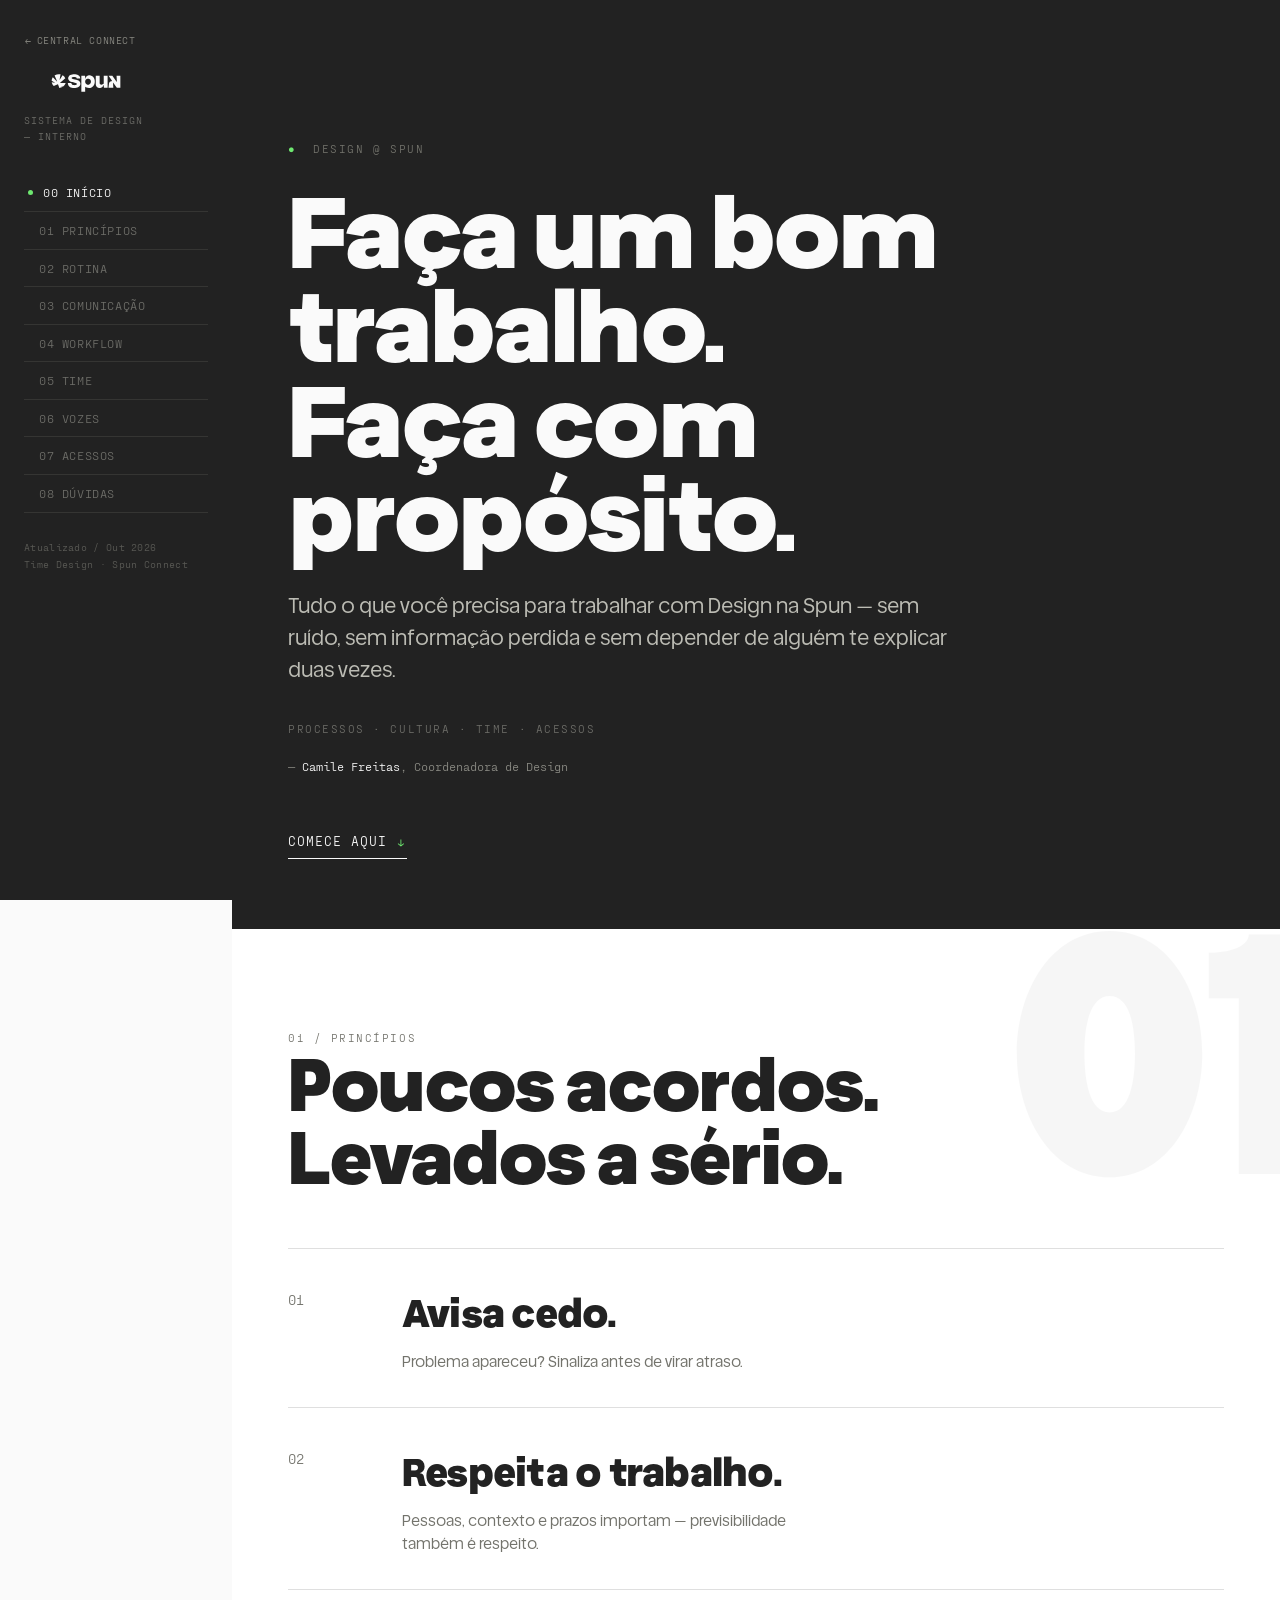
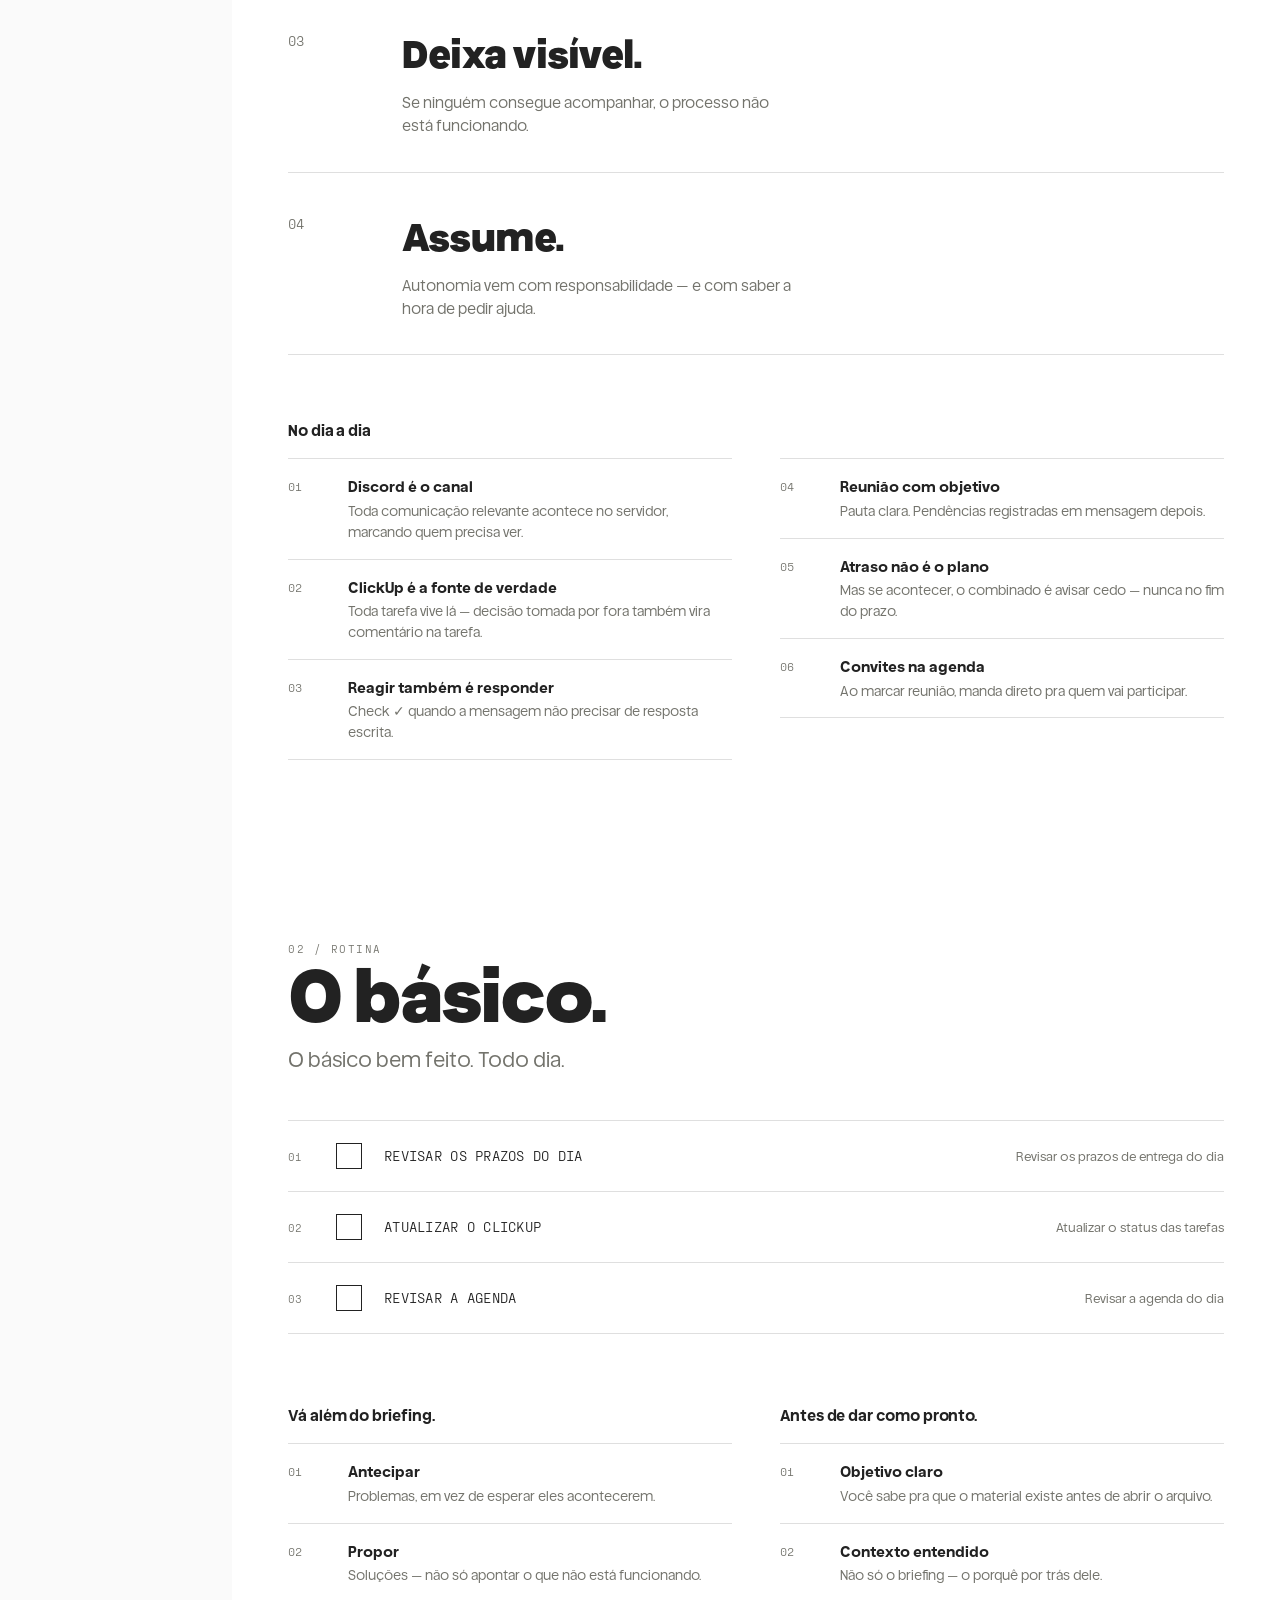
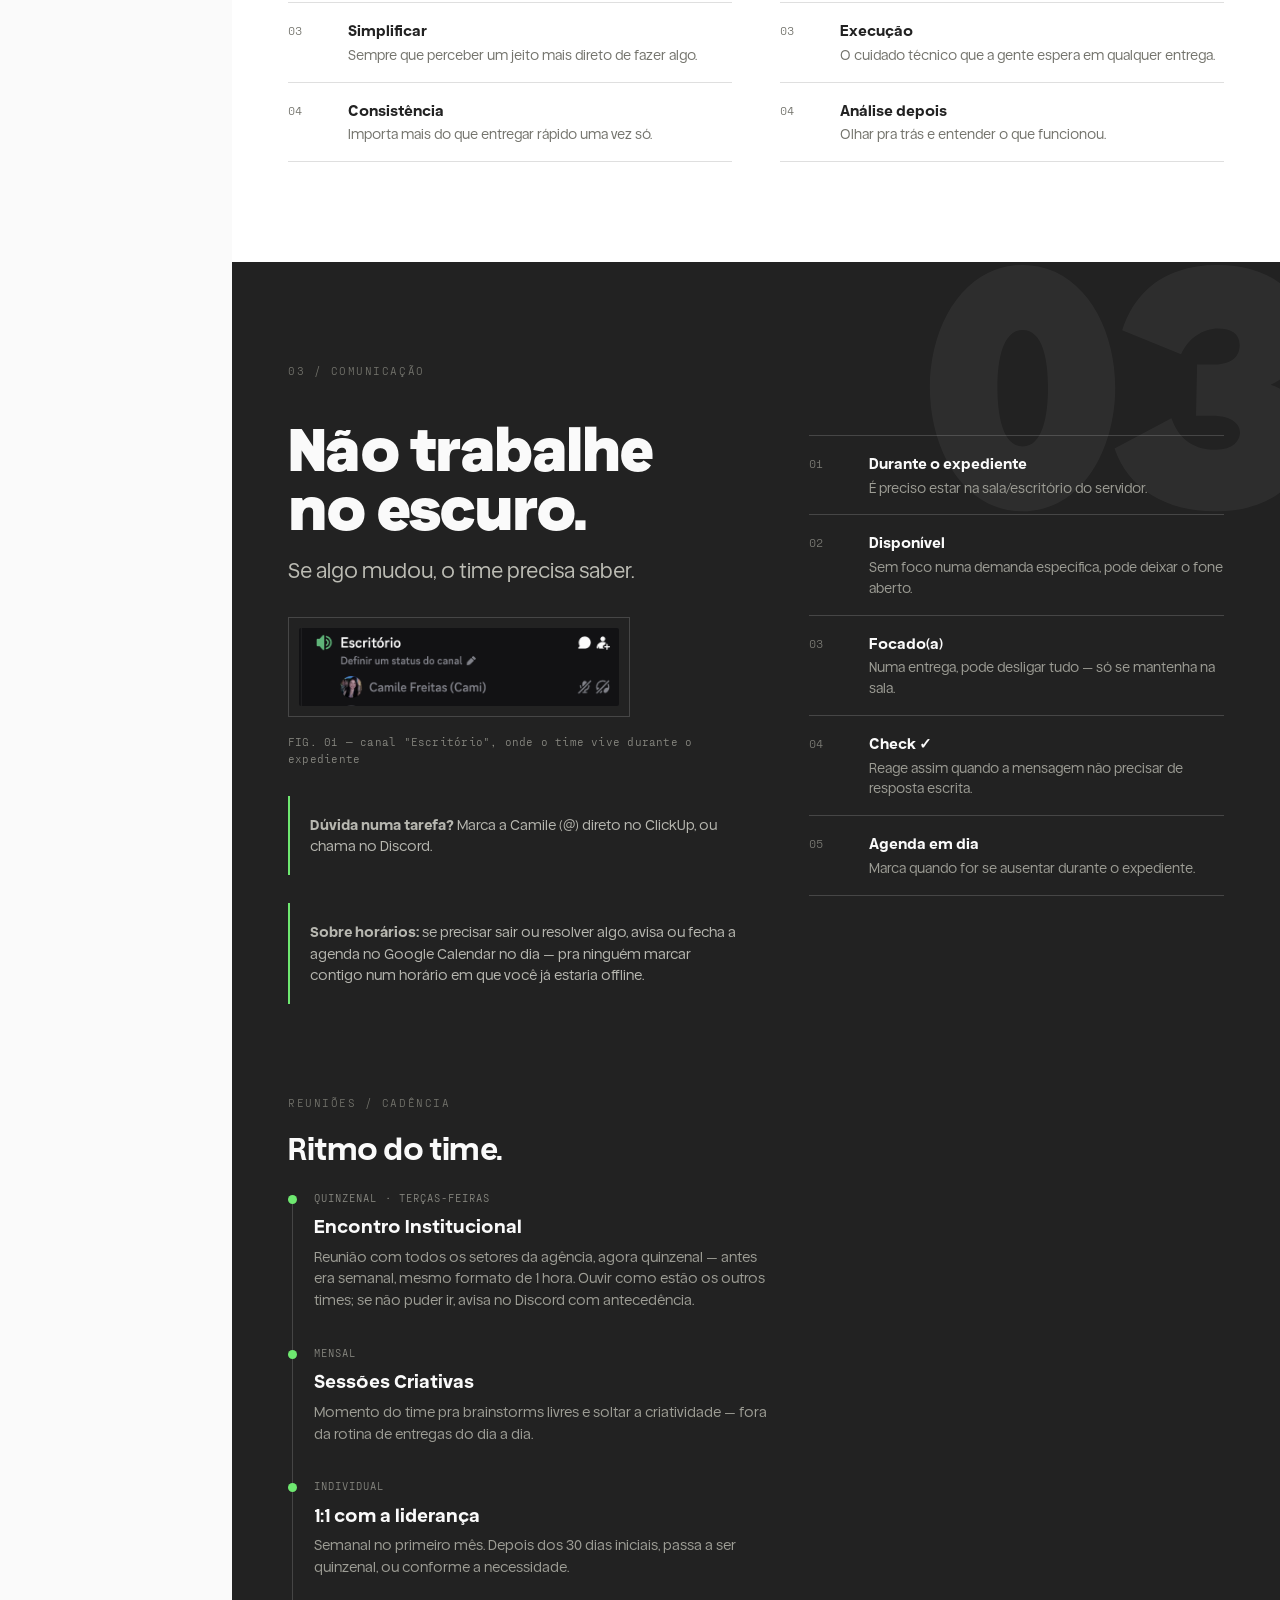
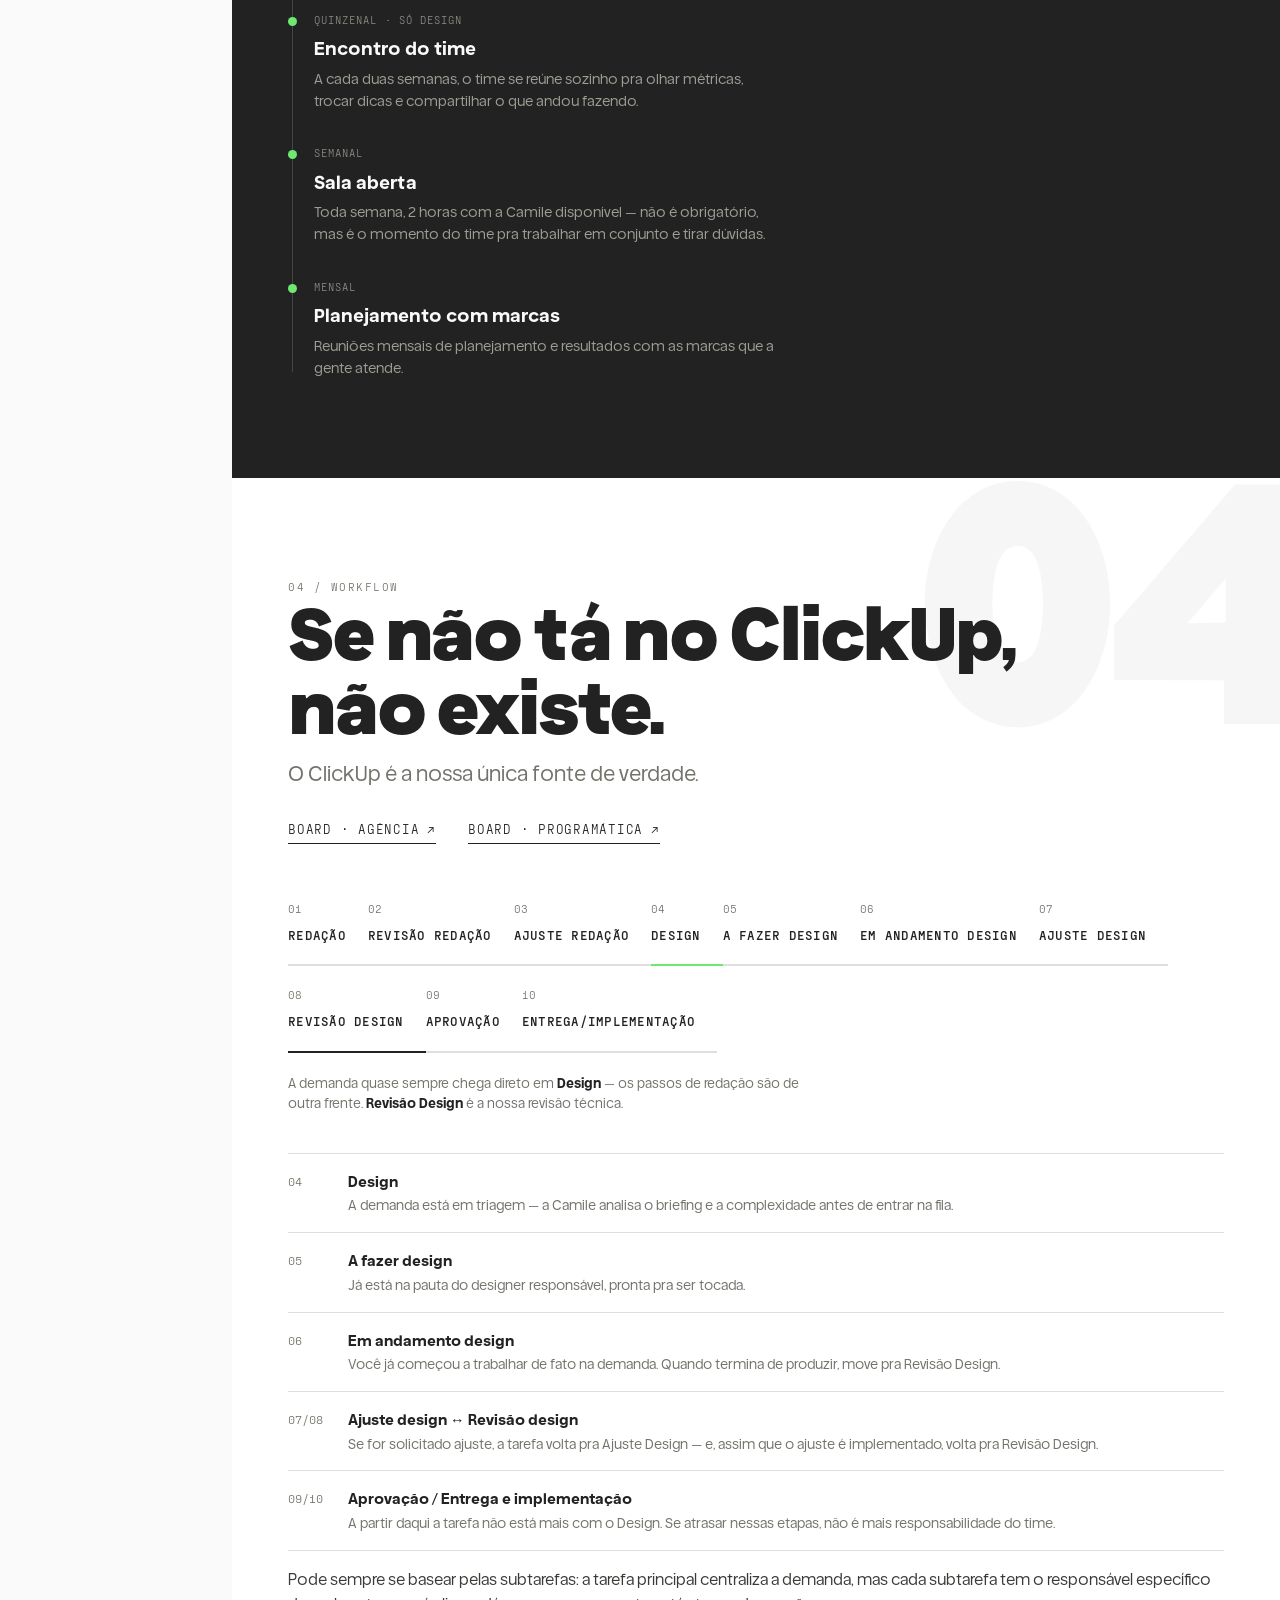
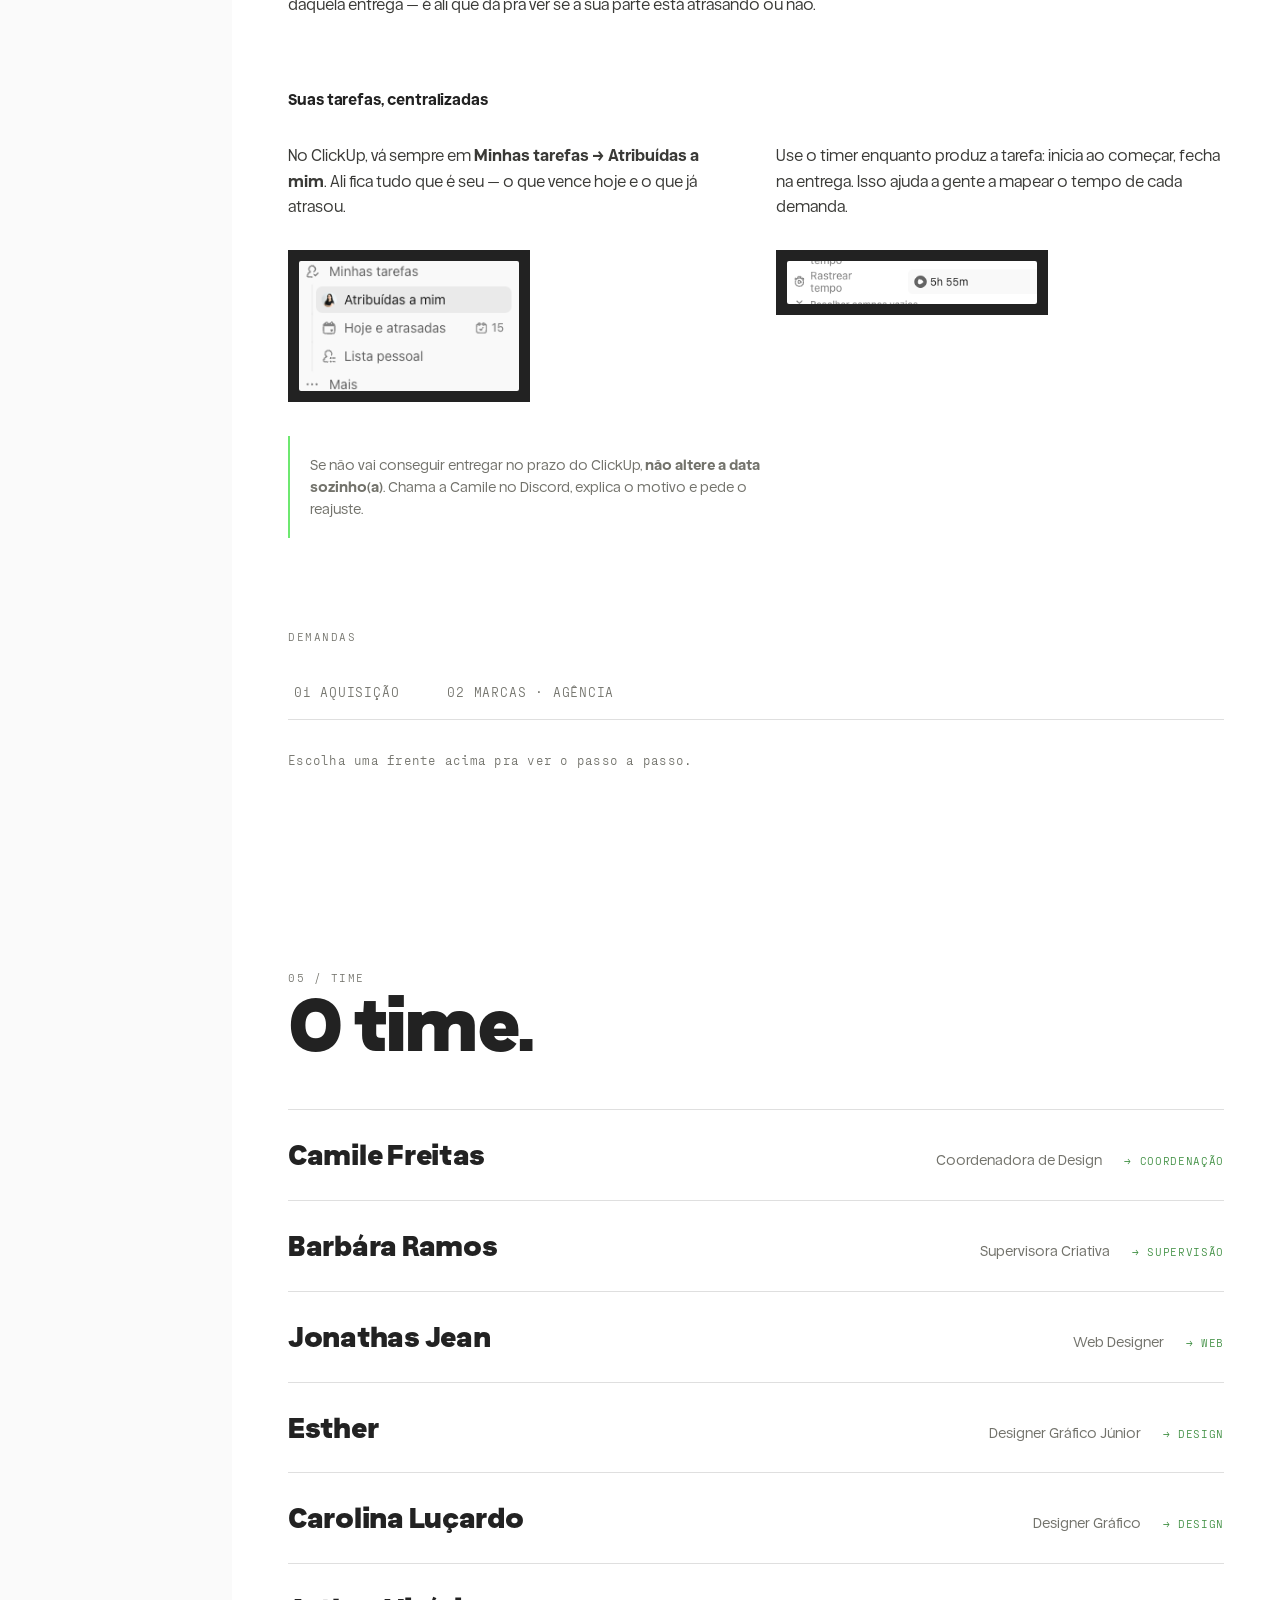
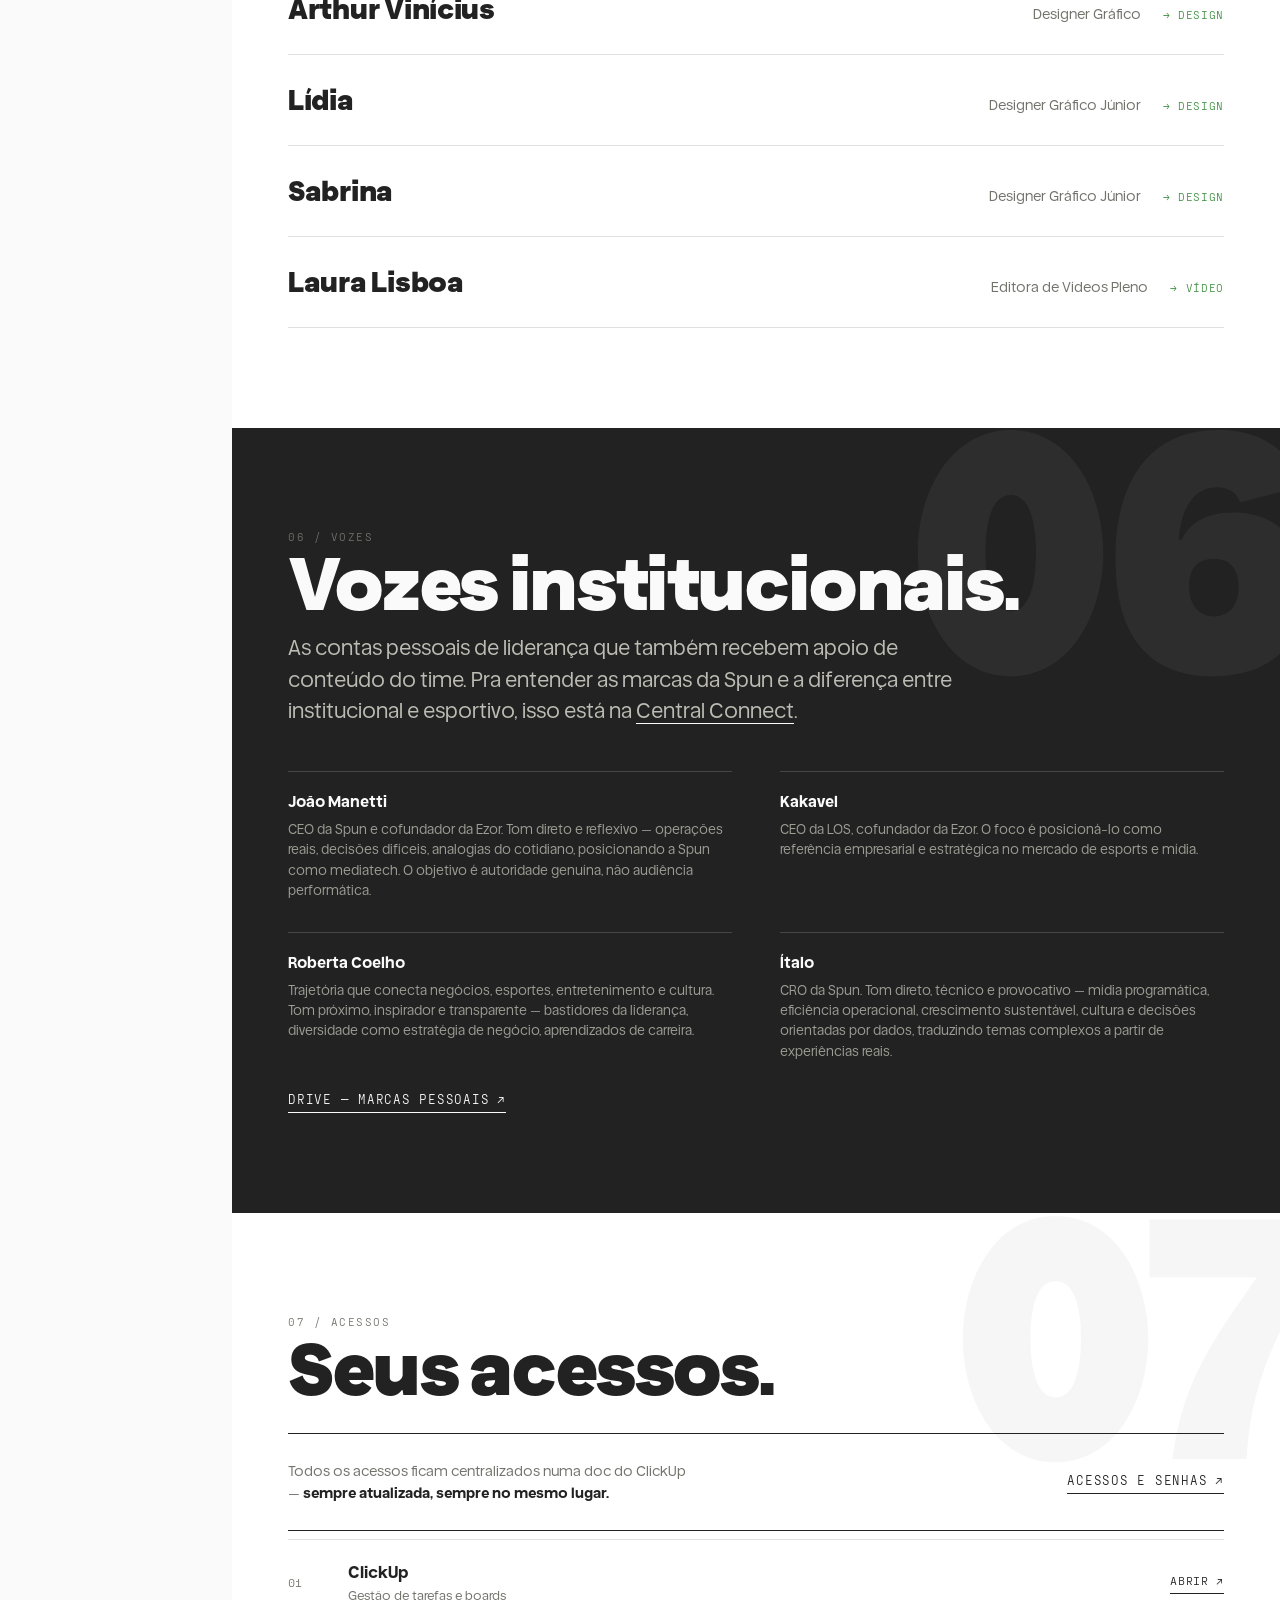
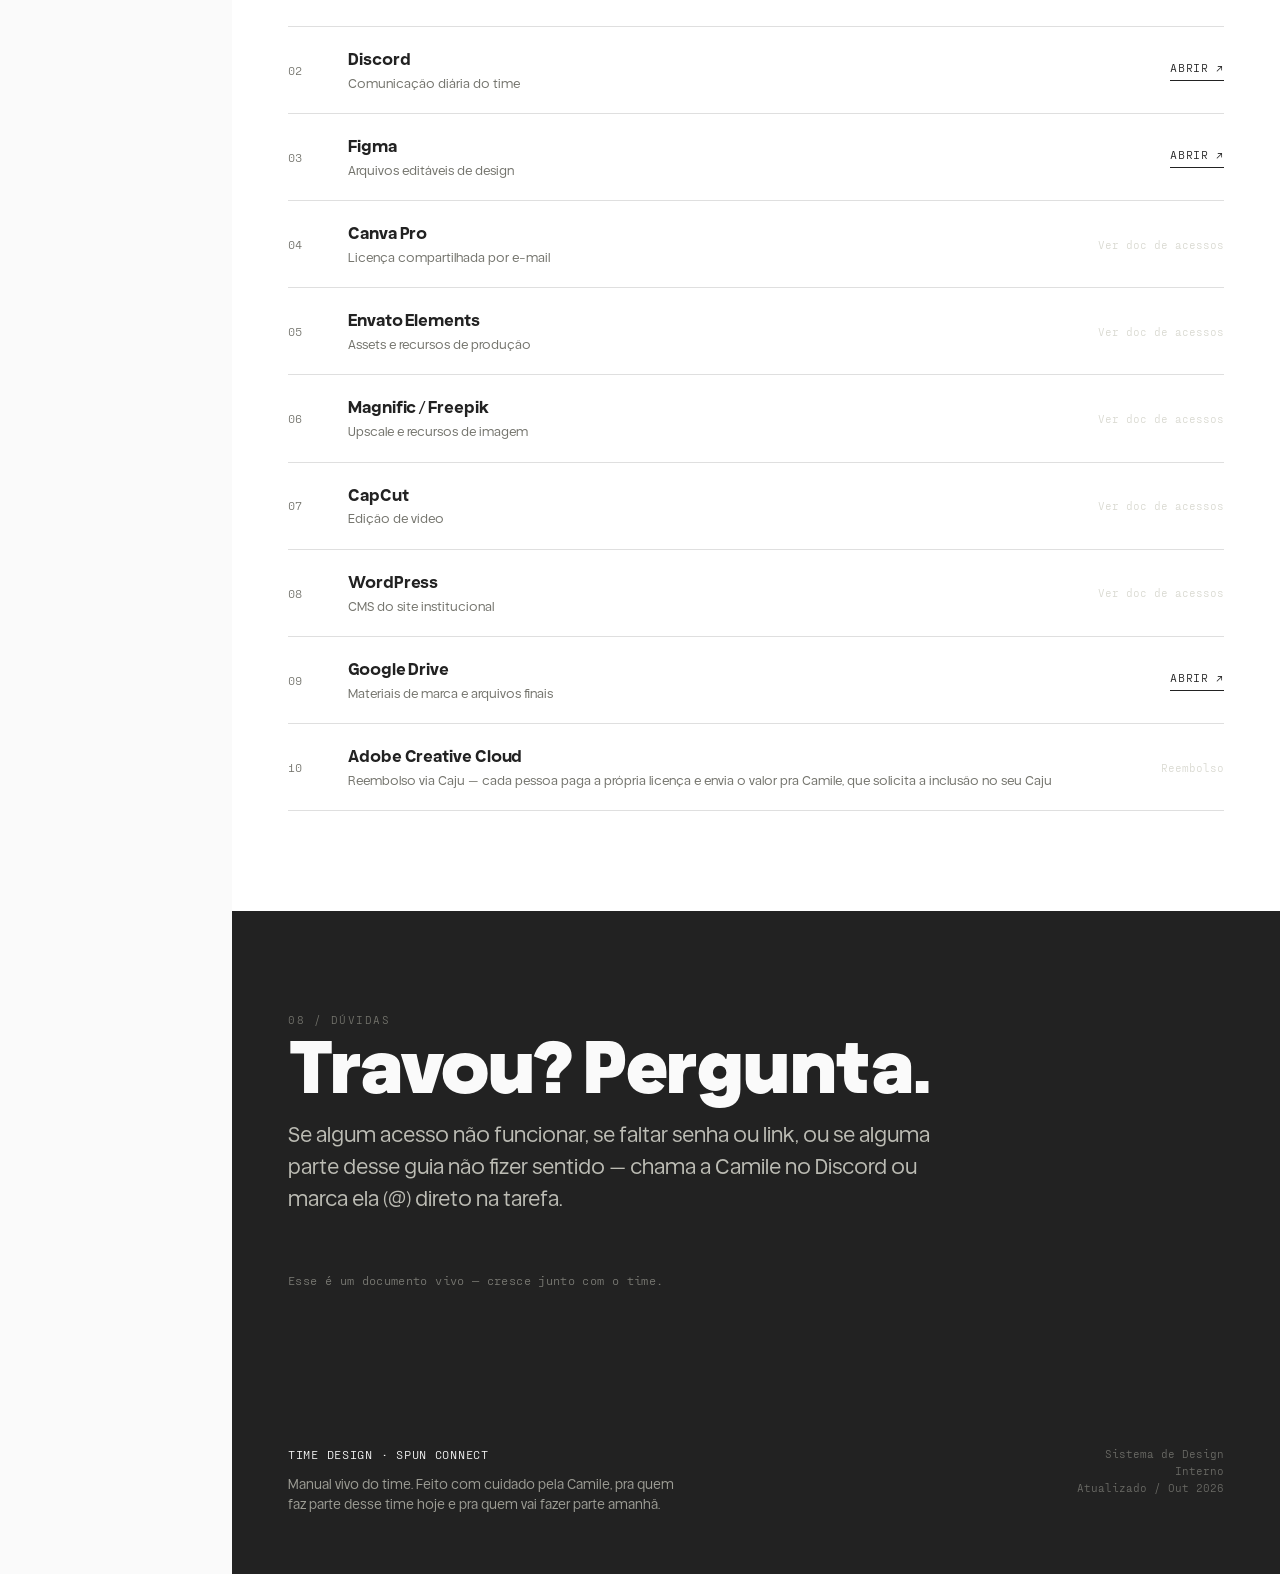
<file: design.html>
<!DOCTYPE html>
<html lang="pt-BR">
<head>
<meta charset="UTF-8">
<meta name="viewport" content="width=device-width, initial-scale=1.0">
<title>Design @ Spun</title>
<link rel="stylesheet" href="assets/css/brand.css">
<style>
  #progress{
    position:fixed;top:0;left:0;height:2px;background:var(--green);
    width:0%;z-index:200;transition:width .1s linear;
  }

  .on-black .body-txt{color:#c9c9c2;}
  .on-black .gray-txt{color:#9d9d95;}
  .body-txt{font-size:15.5px;color:#3a3a37;line-height:1.65;}

  .on-black .rule,.rule.on-black{border-top-color:var(--line-on-dark);}

  /* ---------- app shell ---------- */
  .app{display:flex;min-height:100vh;}

  .sidebar{
    width:232px;flex-shrink:0;position:sticky;top:0;height:100vh;overflow-y:auto;
    background:var(--ink);color:var(--bg);
    padding:26px 24px 30px;
  }
  .sidebar::-webkit-scrollbar{width:5px;}
  .sidebar::-webkit-scrollbar-thumb{background:#3a3a38;}

  .side-back{
    display:inline-flex;align-items:center;gap:6px;font-family:var(--f-mono);font-size:10px;
    letter-spacing:0.06em;text-transform:uppercase;color:#8a8a83;margin-bottom:20px;transition:color .18s ease;
  }
  .side-back:hover{color:var(--green);}
  .side-back .arrow{transform:rotate(180deg);}
  .side-back:hover .arrow{transform:rotate(180deg) translateX(5px);}

  .side-logo{display:block;width:124px;margin-bottom:16px;}
  .side-logo img{width:100%;height:auto;}
  .side-tag{font-family:var(--f-mono);font-size:10px;letter-spacing:0.1em;text-transform:uppercase;color:#6d6d68;margin-bottom:30px;}

  .side-nav a{
    display:flex;align-items:center;gap:10px;
    font-family:var(--f-mono);font-size:12px;letter-spacing:0.05em;text-transform:uppercase;
    color:#6d6d68;padding:9px 0;border-bottom:1px solid #353533;
    transition:color .18s ease,padding-left .18s ease;cursor:pointer;
  }
  .side-nav a .dot{
    width:5px;height:5px;border-radius:50%;background:transparent;flex-shrink:0;transition:background .18s ease;
  }
  .side-nav a:hover{color:var(--bg);}
  .side-nav a.active{color:var(--bg);padding-left:4px;}
  .side-nav a.active .dot{background:var(--green);}

  .side-foot{margin-top:26px;font-family:var(--f-mono);font-size:10px;color:#5a5a55;line-height:1.7;letter-spacing:0.03em;}

  .menu-toggle{
    display:none;position:fixed;top:16px;left:16px;z-index:220;
    width:40px;height:40px;border:1px solid var(--ink);background:var(--bg);
    color:var(--ink);font-family:var(--f-mono);font-size:14px;
    align-items:center;justify-content:center;cursor:pointer;
  }
  .overlay{display:none;position:fixed;inset:0;background:rgba(34,34,34,0.7);z-index:150;}

  main{flex:1;min-width:0;}
  section{width:100%;padding:100px 56px;position:relative;overflow:hidden;}
  section.on-black{background:var(--ink);color:var(--bg);}
  section.on-white{background:var(--white);}
  .inner{max-width:var(--maxw);margin:0 auto;position:relative;z-index:2;}

  .bg-num{
    position:absolute;top:-4vw;right:-2vw;font-weight:900;font-size:26vw;line-height:1;
    color:var(--ink);opacity:0.035;z-index:1;pointer-events:none;letter-spacing:-0.04em;
  }
  section.on-black .bg-num{color:var(--bg);opacity:0.05;}

  .h-hero{font-weight:900;font-size:clamp(46px,7.6vw,108px);line-height:0.97;letter-spacing:-0.03em;}
  .h2{font-weight:900;font-size:clamp(36px,5.6vw,72px);line-height:1.02;letter-spacing:-0.03em;}
  .h3{font-weight:700;font-size:clamp(22px,2.6vw,30px);letter-spacing:-0.015em;}
  .lede{font-size:clamp(17px,1.6vw,21px);color:var(--gray);line-height:1.55;max-width:56ch;}

  /* ---------- hero ---------- */
  .hero{
    min-height:92vh;display:flex;flex-direction:column;justify-content:center;
    background:var(--ink);color:var(--bg);padding:140px 56px 70px;
  }
  .hero-inner{max-width:960px;}
  .hero .label{margin-bottom:26px;}
  .hero .lede{margin-top:30px;color:#bcbcb4;}
  .hero-meta{
    margin-top:34px;font-family:var(--f-mono);font-size:11px;letter-spacing:0.14em;
    text-transform:uppercase;color:#6d6d68;
  }
  .hero-sign{margin-top:20px;font-family:var(--f-mono);font-size:12px;color:#8a8a83;}
  .hero-sign b{color:var(--bg);font-weight:500;}
  .hero-cta{
    margin-top:56px;display:inline-flex;align-items:center;gap:10px;
    font-family:var(--f-mono);font-size:13px;letter-spacing:0.08em;text-transform:uppercase;
    color:var(--bg);border-bottom:1px solid var(--bg);padding-bottom:6px;
  }
  .hero-cta .acid{color:var(--green);}
  .label .acid{color:var(--green);}

  /* ---------- principles ---------- */
  .principle{
    display:grid;grid-template-columns:90px 1fr;gap:24px;align-items:start;
    padding:34px 0;border-bottom:1px solid var(--line);transition:background .2s ease;
  }
  .principle:first-of-type{border-top:1px solid var(--line);}
  .principle:hover{background:rgba(34,34,34,0.025);}
  .principle .pnum{font-family:var(--f-mono);font-size:14px;color:var(--gray);padding-top:6px;}
  .principle h3{
    font-weight:900;font-size:clamp(22px,3.2vw,38px);letter-spacing:-0.02em;
    transition:transform .3s cubic-bezier(.2,.8,.2,1);display:inline-block;
  }
  .principle:hover h3{transform:translateX(10px);}
  .principle p{margin-top:8px;font-size:15px;color:var(--gray);max-width:44ch;}

  .detail-list{margin-top:16px;}
  .detail-row{
    display:grid;grid-template-columns:44px 1fr;gap:16px;padding:16px 0;border-bottom:1px solid var(--line);
  }
  .detail-row:first-child{border-top:1px solid var(--line);}
  .detail-row .dnum{font-family:var(--f-mono);font-size:12px;color:var(--gray);padding-top:2px;}
  .detail-row strong{display:block;font-size:14.5px;font-weight:700;}
  .detail-row span{display:block;margin-top:3px;font-size:13.5px;color:var(--gray);}

  /* ---------- routine checklist ---------- */
  .check-row{
    display:flex;align-items:center;gap:22px;padding:22px 0;border-bottom:1px solid var(--line);cursor:pointer;
  }
  .check-row:first-child{border-top:1px solid var(--line);}
  .check-box{
    width:26px;height:26px;border:1.5px solid var(--ink);flex-shrink:0;position:relative;transition:background .15s ease;
  }
  .check-row.checked .check-box{background:var(--ink);}
  .check-row.checked .check-box::after{
    content:"";position:absolute;left:7px;top:3px;width:6px;height:13px;
    border-right:2px solid var(--green);border-bottom:2px solid var(--green);transform:rotate(40deg);
  }
  .check-num{font-family:var(--f-mono);font-size:11px;color:var(--gray);width:26px;flex-shrink:0;}
  .check-label{font-family:var(--f-mono);font-size:14px;letter-spacing:0.02em;text-transform:uppercase;flex:1;}
  .check-row.checked .check-label{color:var(--gray);text-decoration:line-through;}
  .check-sub{font-size:12.5px;color:var(--gray);margin-left:auto;text-align:right;display:none;}
  @media(min-width:700px){.check-sub{display:block;}}

  .list-2col{display:grid;grid-template-columns:1fr 1fr;gap:0 48px;}
  @media(max-width:760px){.list-2col{grid-template-columns:1fr;}}

  /* ---------- communication split ---------- */
  .split{display:grid;grid-template-columns:1.1fr 1fr;gap:64px;align-items:start;}
  @media(max-width:900px){.split{grid-template-columns:1fr;gap:40px;}}
  .split-rules .detail-row strong,.split-rules .detail-row span{color:inherit;}
  .on-black .detail-row{border-bottom-color:var(--line-on-dark);}
  .on-black .detail-row:first-child{border-top-color:var(--line-on-dark);}
  .on-black .detail-row .dnum{color:#7a7a74;}
  .on-black .detail-row span{color:#9d9d95;}

  .figure{margin-top:30px;}
  .figure-frame{
    border:1px solid var(--ink);background:var(--ink);padding:10px;display:inline-block;max-width:100%;
  }
  .on-black .figure-frame{border-color:var(--line-on-dark);}
  .figure-frame img{border-radius:2px;}
  .figure-cap{margin-top:10px;font-family:var(--f-mono);font-size:11px;color:var(--gray);letter-spacing:0.02em;}
  .on-black .figure-cap{color:#8a8a83;}

  .callout{
    margin-top:28px;padding:18px 0 18px 20px;border-left:2px solid var(--green);font-size:14px;color:var(--gray);max-width:60ch;
  }
  .callout b{color:inherit;font-weight:700;}
  .on-black .callout{color:#b7b7b0;}

  /* ---------- timeline (meetings) ---------- */
  .timeline{margin-top:18px;position:relative;padding-left:26px;}
  .timeline::before{content:"";position:absolute;left:4px;top:6px;bottom:6px;width:1px;background:var(--line-on-dark);}
  .tl-item{position:relative;padding:0 0 34px;}
  .tl-item:last-child{padding-bottom:0;}
  .tl-item::before{
    content:"";position:absolute;left:-26px;top:5px;width:9px;height:9px;border-radius:50%;background:var(--green);
  }
  .tl-cadence{font-family:var(--f-mono);font-size:10.5px;letter-spacing:0.1em;text-transform:uppercase;color:#8a8a83;}
  .tl-item h4{font-weight:700;font-size:18px;margin-top:6px;}
  .tl-item p{margin-top:6px;font-size:14px;color:#9d9d95;max-width:58ch;}

  /* ---------- workflow pipeline ---------- */
  .pipeline-flow{margin-top:36px;display:flex;flex-wrap:wrap;gap:0;}
  .pf-step{
    flex:0 1 auto;padding:20px 22px 20px 0;border-bottom:2px solid var(--line);position:relative;
  }
  .pf-step .pf-num{font-family:var(--f-mono);font-size:11px;color:var(--gray);}
  .pf-step .pf-name{
    font-family:var(--f-mono);font-weight:700;font-size:12.5px;letter-spacing:0.02em;text-transform:uppercase;margin-top:8px;white-space:nowrap;
  }
  .pf-step.key{border-bottom-color:var(--green);}
  .pf-step.key .pf-name{color:var(--ink);}
  .pf-step.review{border-bottom-color:var(--ink);}
  @media(max-width:760px){.pf-step .pf-name{font-size:11px;letter-spacing:0;} .pf-step{padding-right:14px;}}
  .pf-note{margin-top:20px;font-size:13px;color:var(--gray);max-width:66ch;}
  .pf-note b{color:var(--ink);}

  .two-col-figs{display:grid;grid-template-columns:1fr 1fr;gap:40px;margin-top:32px;}
  @media(max-width:760px){.two-col-figs{grid-template-columns:1fr;}}
  .fig-block .label{margin-bottom:10px;}

  .cta-row{margin-top:30px;display:flex;gap:32px;flex-wrap:wrap;}
  .cta-link{
    font-family:var(--f-mono);font-size:12.5px;letter-spacing:0.06em;text-transform:uppercase;
    border-bottom:1px solid var(--ink);padding-bottom:4px;display:inline-flex;align-items:center;gap:8px;
  }
  .on-black .cta-link{border-bottom-color:var(--bg);}

  /* ---------- demand tabs ---------- */
  .demand-tabs{display:flex;gap:36px;margin-top:36px;border-bottom:1px solid var(--line);}
  .dtab-btn{
    font-family:var(--f-mono);font-size:13px;letter-spacing:0.06em;text-transform:uppercase;
    color:var(--gray);padding-bottom:16px;border-bottom:2px solid transparent;margin-bottom:-1px;
    cursor:pointer;transition:color .18s ease,border-color .18s ease;background:none;border-left:none;border-right:none;border-top:none;
  }
  .dtab-btn:hover{color:var(--ink);}
  .dtab-btn.active{color:var(--ink);border-bottom-color:var(--ink);}
  .demand-empty{margin-top:30px;font-family:var(--f-mono);font-size:12.5px;color:var(--gray);letter-spacing:0.02em;}
  .demand-empty.hidden{display:none;}
  .demand-panel{display:none;margin-top:34px;}
  .demand-panel.active{display:block;}

  .steplist{margin-top:8px;}
  .step-row{display:grid;grid-template-columns:40px 1fr;gap:16px;padding:18px 0;border-bottom:1px solid var(--line);}
  .step-row:first-child{border-top:1px solid var(--line);}
  .step-row .snum{font-family:var(--f-mono);font-size:12px;color:var(--gray);padding-top:2px;}
  .step-row p{font-size:14.5px;color:#3a3a37;}
  .step-row strong{color:var(--ink);}

  h4.sub{font-weight:700;font-size:15px;margin:34px 0 4px;letter-spacing:-0.005em;}
  h4.sub:first-child{margin-top:0;}
  p.sub-lede{font-size:13.5px;color:var(--gray);margin-bottom:2px;}

  /* ---------- crew directory ---------- */
  .crew-row{
    display:grid;grid-template-columns:1fr auto auto;gap:22px;align-items:baseline;
    padding:24px 0;border-bottom:1px solid var(--line);transition:padding-left .2s ease;
  }
  .crew-row:first-child{border-top:1px solid var(--line);}
  .crew-row:hover{padding-left:8px;}
  .crew-row.lead .crew-name{color:var(--ink);}
  .crew-name{font-weight:900;font-size:clamp(19px,2.4vw,27px);letter-spacing:-0.01em;}
  .crew-role{font-size:14px;color:var(--gray);white-space:nowrap;}
  .crew-tag{font-family:var(--f-mono);font-size:11px;letter-spacing:0.06em;text-transform:uppercase;color:#3f8f42;white-space:nowrap;}
  @media(max-width:640px){.crew-row{grid-template-columns:1fr;gap:4px;}.crew-tag{order:3;}}
  .crew-foot{margin-top:18px;font-family:var(--f-mono);font-size:11px;color:var(--gray);}

  /* ---------- voices ---------- */
  .voices-cols{display:grid;grid-template-columns:1fr 1fr;gap:32px 48px;margin-top:14px;}
  @media(max-width:700px){.voices-cols{grid-template-columns:1fr;}}
  .voice-item{padding-top:18px;border-top:1px solid var(--line-on-dark);}
  .voice-item h4{font-weight:700;font-size:15px;}
  .voice-item p{margin-top:6px;font-size:13px;color:#9d9d95;}

  /* ---------- setup index ---------- */
  .index-row{
    display:grid;grid-template-columns:44px 1fr auto;gap:16px;align-items:center;
    padding:20px 0;border-bottom:1px solid var(--line);
  }
  .index-row:first-child{border-top:1px solid var(--line);}
  .index-row .inum{font-family:var(--f-mono);font-size:12px;color:var(--gray);}
  .index-row .iname{font-weight:700;font-size:16px;letter-spacing:-0.005em;}
  .index-row .idesc{font-size:12.5px;color:var(--gray);margin-top:2px;}
  .index-row .iopen{
    font-family:var(--f-mono);font-size:11.5px;letter-spacing:0.06em;text-transform:uppercase;
    border-bottom:1px solid var(--ink);padding-bottom:3px;white-space:nowrap;
  }
  .index-row .imuted{font-family:var(--f-mono);font-size:11px;color:var(--light-gray);white-space:nowrap;}

  .setup-cta{
    margin-top:30px;padding:26px 0;border-top:1px solid var(--ink);border-bottom:1px solid var(--ink);
    display:flex;flex-wrap:wrap;align-items:center;justify-content:space-between;gap:16px;
  }
  .setup-cta .txt{max-width:50ch;font-size:14px;color:var(--gray);}
  .setup-cta .txt b{color:var(--ink);}

  /* ---------- ask / closing ---------- */
  .closing-line{margin-top:56px;font-family:var(--f-mono);font-size:12px;color:#7a7a74;letter-spacing:0.03em;}

  .back-to-top{
    position:fixed;bottom:24px;right:24px;z-index:120;
    width:42px;height:42px;border:1px solid var(--ink);background:var(--bg);color:var(--ink);
    font-family:var(--f-mono);font-size:15px;cursor:pointer;
    opacity:0;pointer-events:none;transition:opacity .2s ease,transform .2s ease;
  }
  .back-to-top.show{opacity:1;pointer-events:auto;}
  .back-to-top:hover{transform:translateY(-3px);background:var(--ink);color:var(--green);border-color:var(--ink);}

  @media(max-width:900px){
    .sidebar{position:fixed;left:0;top:0;z-index:190;transform:translateX(-100%);transition:transform .25s ease;width:78vw;max-width:300px;}
    .sidebar.open{transform:translateX(0);}
    .menu-toggle{display:flex;}
    .overlay.show{display:block;}
    section{padding:76px 24px;}
    .hero{padding:96px 24px 56px;}
  }
</style>
</head>
<body>

<div id="progress"></div>
<button class="menu-toggle" id="menuToggle" aria-label="Abrir menu">☰</button>
<div class="overlay" id="overlay"></div>

<div class="app">
  <aside class="sidebar" id="sidebar">
    <a class="side-back" href="index.html"><span class="arrow">→</span> Central Connect</a>
    <a class="side-logo" href="#top"><img src="assets/logo/logo-horizontal-fafafa.svg" alt="Spun"></a>
    <div class="side-tag">Sistema de Design<br>— interno</div>

    <nav class="side-nav">
      <a href="#top"><span class="dot"></span>00 Início</a>
      <a href="#principles"><span class="dot"></span>01 Princípios</a>
      <a href="#routine"><span class="dot"></span>02 Rotina</a>
      <a href="#communication"><span class="dot"></span>03 Comunicação</a>
      <a href="#workflow"><span class="dot"></span>04 Workflow</a>
      <a href="#crew"><span class="dot"></span>05 Time</a>
      <a href="#ecosystem"><span class="dot"></span>06 Vozes</a>
      <a href="#setup"><span class="dot"></span>07 Acessos</a>
      <a href="#ask"><span class="dot"></span>08 Dúvidas</a>
    </nav>

    <div class="side-foot">Atualizado / Out 2026<br>Time Design · Spun Connect</div>
  </aside>

  <main>
    <header class="hero" id="top">
      <div class="hero-inner">
        <div class="label"><span class="acid">●</span>&nbsp; Design @ Spun</div>
        <h1 class="h-hero">Faça um bom trabalho.<br>Faça com propósito.</h1>
        <p class="lede">Tudo o que você precisa para trabalhar com Design na Spun — sem ruído, sem informação perdida e sem depender de alguém te explicar duas vezes.</p>
        <div class="hero-meta">Processos · Cultura · Time · Acessos</div>
        <div class="hero-sign">— <b>Camile Freitas</b>, Coordenadora de Design</div>
        <a class="hero-cta" href="#principles">Comece aqui <span class="arrow acid">↓</span></a>
      </div>
    </header>

    <section class="on-white" id="principles">
      <span class="bg-num">01</span>
      <div class="inner">
        <div class="label">01 / Princípios</div>
        <h2 class="h2 reveal">Poucos acordos.<br>Levados a sério.</h2>

        <div style="margin-top:56px;">
          <div class="principle reveal">
            <div class="pnum mono">01</div>
            <div><h3>Avisa cedo.</h3><p>Problema apareceu? Sinaliza antes de virar atraso.</p></div>
          </div>
          <div class="principle reveal">
            <div class="pnum mono">02</div>
            <div><h3>Respeita o trabalho.</h3><p>Pessoas, contexto e prazos importam — previsibilidade também é respeito.</p></div>
          </div>
          <div class="principle reveal">
            <div class="pnum mono">03</div>
            <div><h3>Deixa visível.</h3><p>Se ninguém consegue acompanhar, o processo não está funcionando.</p></div>
          </div>
          <div class="principle reveal">
            <div class="pnum mono">04</div>
            <div><h3>Assume.</h3><p>Autonomia vem com responsabilidade — e com saber a hora de pedir ajuda.</p></div>
          </div>
        </div>

        <h4 class="sub reveal" style="margin-top:64px;">No dia a dia</h4>
        <div class="detail-list list-2col reveal">
          <div>
            <div class="detail-row"><div class="dnum">01</div><div><strong>Discord é o canal</strong><span>Toda comunicação relevante acontece no servidor, marcando quem precisa ver.</span></div></div>
            <div class="detail-row"><div class="dnum">02</div><div><strong>ClickUp é a fonte de verdade</strong><span>Toda tarefa vive lá — decisão tomada por fora também vira comentário na tarefa.</span></div></div>
            <div class="detail-row"><div class="dnum">03</div><div><strong>Reagir também é responder</strong><span>Check ✓ quando a mensagem não precisar de resposta escrita.</span></div></div>
          </div>
          <div>
            <div class="detail-row"><div class="dnum">04</div><div><strong>Reunião com objetivo</strong><span>Pauta clara. Pendências registradas em mensagem depois.</span></div></div>
            <div class="detail-row"><div class="dnum">05</div><div><strong>Atraso não é o plano</strong><span>Mas se acontecer, o combinado é avisar cedo — nunca no fim do prazo.</span></div></div>
            <div class="detail-row"><div class="dnum">06</div><div><strong>Convites na agenda</strong><span>Ao marcar reunião, manda direto pra quem vai participar.</span></div></div>
          </div>
        </div>
      </div>
    </section>

    <section class="on-white" id="routine" style="padding-top:80px;">
      <div class="inner">
        <div class="label">02 / Rotina</div>
        <h2 class="h2 reveal">O básico.</h2>
        <p class="lede reveal" style="margin-top:14px;">O básico bem feito. Todo dia.</p>

        <div style="margin-top:44px;" class="reveal">
          <div class="check-row" onclick="this.classList.toggle('checked')">
            <div class="check-num">01</div>
            <div class="check-box"></div>
            <div class="check-label">Revisar os prazos do dia</div>
            <div class="check-sub gray-txt">Revisar os prazos de entrega do dia</div>
          </div>
          <div class="check-row" onclick="this.classList.toggle('checked')">
            <div class="check-num">02</div>
            <div class="check-box"></div>
            <div class="check-label">Atualizar o ClickUp</div>
            <div class="check-sub gray-txt">Atualizar o status das tarefas</div>
          </div>
          <div class="check-row" onclick="this.classList.toggle('checked')">
            <div class="check-num">03</div>
            <div class="check-box"></div>
            <div class="check-label">Revisar a agenda</div>
            <div class="check-sub gray-txt">Revisar a agenda do dia</div>
          </div>
        </div>

        <div class="list-2col" style="margin-top:70px;">
          <div class="reveal">
            <h4 class="sub">Vá além do briefing.</h4>
            <div class="detail-list">
              <div class="detail-row"><div class="dnum">01</div><div><strong>Antecipar</strong><span>Problemas, em vez de esperar eles acontecerem.</span></div></div>
              <div class="detail-row"><div class="dnum">02</div><div><strong>Propor</strong><span>Soluções — não só apontar o que não está funcionando.</span></div></div>
              <div class="detail-row"><div class="dnum">03</div><div><strong>Simplificar</strong><span>Sempre que perceber um jeito mais direto de fazer algo.</span></div></div>
              <div class="detail-row"><div class="dnum">04</div><div><strong>Consistência</strong><span>Importa mais do que entregar rápido uma vez só.</span></div></div>
            </div>
          </div>
          <div class="reveal">
            <h4 class="sub">Antes de dar como pronto.</h4>
            <div class="detail-list">
              <div class="detail-row"><div class="dnum">01</div><div><strong>Objetivo claro</strong><span>Você sabe pra que o material existe antes de abrir o arquivo.</span></div></div>
              <div class="detail-row"><div class="dnum">02</div><div><strong>Contexto entendido</strong><span>Não só o briefing — o porquê por trás dele.</span></div></div>
              <div class="detail-row"><div class="dnum">03</div><div><strong>Execução</strong><span>O cuidado técnico que a gente espera em qualquer entrega.</span></div></div>
              <div class="detail-row"><div class="dnum">04</div><div><strong>Análise depois</strong><span>Olhar pra trás e entender o que funcionou.</span></div></div>
            </div>
          </div>
        </div>
      </div>
    </section>

    <section class="on-black" id="communication">
      <span class="bg-num">03</span>
      <div class="inner">
        <div class="label">03 / Comunicação</div>

        <div class="split" style="margin-top:40px;">
          <div class="reveal">
            <h2 class="h2" style="font-size:clamp(34px,4.6vw,58px);">Não trabalhe<br>no escuro.</h2>
            <p class="lede" style="color:#bcbcb4;margin-top:18px;">Se algo mudou, o time precisa saber.</p>

            <div class="figure">
              <div class="figure-frame"><img style="max-width:320px;" src="[data-uri]" alt="Canal Escritório no Discord"></div>
              <div class="figure-cap">FIG. 01 — canal "Escritório", onde o time vive durante o expediente</div>
            </div>

            <div class="callout">
              <b>Dúvida numa tarefa?</b> Marca a Camile (@) direto no ClickUp, ou chama no Discord.
            </div>
            <div class="callout">
              <b>Sobre horários:</b> se precisar sair ou resolver algo, avisa ou fecha a agenda no Google Calendar no dia — pra ninguém marcar contigo num horário em que você já estaria offline.
            </div>
          </div>

          <div class="split-rules reveal">
            <div class="detail-list">
              <div class="detail-row"><div class="dnum">01</div><div><strong>Durante o expediente</strong><span>É preciso estar na sala/escritório do servidor.</span></div></div>
              <div class="detail-row"><div class="dnum">02</div><div><strong>Disponível</strong><span>Sem foco numa demanda específica, pode deixar o fone aberto.</span></div></div>
              <div class="detail-row"><div class="dnum">03</div><div><strong>Focado(a)</strong><span>Numa entrega, pode desligar tudo — só se mantenha na sala.</span></div></div>
              <div class="detail-row"><div class="dnum">04</div><div><strong>Check ✓</strong><span>Reage assim quando a mensagem não precisar de resposta escrita.</span></div></div>
              <div class="detail-row"><div class="dnum">05</div><div><strong>Agenda em dia</strong><span>Marca quando for se ausentar durante o expediente.</span></div></div>
            </div>
          </div>
        </div>

        <div style="margin-top:90px;" class="reveal">
          <div class="label">Reuniões / cadência</div>
          <h3 class="h3" style="margin-top:14px;color:var(--bg);">Ritmo do time.</h3>
          <div class="timeline">
            <div class="tl-item">
              <div class="tl-cadence">Quinzenal · terças-feiras</div>
              <h4>Encontro Institucional</h4>
              <p>Reunião com todos os setores da agência, agora quinzenal — antes era semanal, mesmo formato de 1 hora. Ouvir como estão os outros times; se não puder ir, avisa no Discord com antecedência.</p>
            </div>
            <div class="tl-item">
              <div class="tl-cadence">Mensal</div>
              <h4>Sessões Criativas</h4>
              <p>Momento do time pra brainstorms livres e soltar a criatividade — fora da rotina de entregas do dia a dia.</p>
            </div>
            <div class="tl-item">
              <div class="tl-cadence">Individual</div>
              <h4>1:1 com a liderança</h4>
              <p>Semanal no primeiro mês. Depois dos 30 dias iniciais, passa a ser quinzenal, ou conforme a necessidade.</p>
            </div>
            <div class="tl-item">
              <div class="tl-cadence">Quinzenal · só design</div>
              <h4>Encontro do time</h4>
              <p>A cada duas semanas, o time se reúne sozinho pra olhar métricas, trocar dicas e compartilhar o que andou fazendo.</p>
            </div>
            <div class="tl-item">
              <div class="tl-cadence">Semanal</div>
              <h4>Sala aberta</h4>
              <p>Toda semana, 2 horas com a Camile disponível — não é obrigatório, mas é o momento do time pra trabalhar em conjunto e tirar dúvidas.</p>
            </div>
            <div class="tl-item">
              <div class="tl-cadence">Mensal</div>
              <h4>Planejamento com marcas</h4>
              <p>Reuniões mensais de planejamento e resultados com as marcas que a gente atende.</p>
            </div>
          </div>
        </div>
      </div>
    </section>

    <section class="on-white" id="workflow">
      <span class="bg-num">04</span>
      <div class="inner">
        <div class="label">04 / Workflow</div>
        <h2 class="h2 reveal">Se não tá no ClickUp,<br>não existe.</h2>
        <p class="lede reveal" style="margin-top:16px;">O ClickUp é a nossa única fonte de verdade.</p>

        <div class="cta-row reveal">
          <a class="cta-link" href="https://app.clickup.com/90151056537/v/b/2kypqx4t-83255" target="_blank" rel="noopener">Board · Agência <span class="arrow">↗</span></a>
          <a class="cta-link" href="https://app.clickup.com/90151056537/v/s/901511594803" target="_blank" rel="noopener">Board · Programática <span class="arrow">↗</span></a>
        </div>

        <div class="pipeline-flow reveal">
          <div class="pf-step"><div class="pf-num">01</div><div class="pf-name">Redação</div></div>
          <div class="pf-step"><div class="pf-num">02</div><div class="pf-name">Revisão redação</div></div>
          <div class="pf-step"><div class="pf-num">03</div><div class="pf-name">Ajuste redação</div></div>
          <div class="pf-step key"><div class="pf-num">04</div><div class="pf-name">Design</div></div>
          <div class="pf-step"><div class="pf-num">05</div><div class="pf-name">A fazer design</div></div>
          <div class="pf-step"><div class="pf-num">06</div><div class="pf-name">Em andamento design</div></div>
          <div class="pf-step"><div class="pf-num">07</div><div class="pf-name">Ajuste design</div></div>
          <div class="pf-step review"><div class="pf-num">08</div><div class="pf-name">Revisão design</div></div>
          <div class="pf-step"><div class="pf-num">09</div><div class="pf-name">Aprovação</div></div>
          <div class="pf-step"><div class="pf-num">10</div><div class="pf-name">Entrega/Implementação</div></div>
        </div>
        <p class="pf-note reveal">A demanda quase sempre chega direto em <b>Design</b> — os passos de redação são de outra frente. <b>Revisão Design</b> é a nossa revisão técnica.</p>

        <div class="detail-list reveal" style="margin-top:40px;">
          <div class="detail-row"><div class="dnum">04</div><div><strong>Design</strong><span>A demanda está em triagem — a Camile analisa o briefing e a complexidade antes de entrar na fila.</span></div></div>
          <div class="detail-row"><div class="dnum">05</div><div><strong>A fazer design</strong><span>Já está na pauta do designer responsável, pronta pra ser tocada.</span></div></div>
          <div class="detail-row"><div class="dnum">06</div><div><strong>Em andamento design</strong><span>Você já começou a trabalhar de fato na demanda. Quando termina de produzir, move pra Revisão Design.</span></div></div>
          <div class="detail-row"><div class="dnum">07/08</div><div><strong>Ajuste design ↔ Revisão design</strong><span>Se for solicitado ajuste, a tarefa volta pra Ajuste Design — e, assim que o ajuste é implementado, volta pra Revisão Design.</span></div></div>
          <div class="detail-row"><div class="dnum">09/10</div><div><strong>Aprovação / Entrega e implementação</strong><span>A partir daqui a tarefa não está mais com o Design. Se atrasar nessas etapas, não é mais responsabilidade do time.</span></div></div>
        </div>
        <p class="body-txt" style="margin-top:16px;">Pode sempre se basear pelas subtarefas: a tarefa principal centraliza a demanda, mas cada subtarefa tem o responsável específico daquela entrega — é ali que dá pra ver se a sua parte está atrasando ou não.</p>

        <h4 class="sub reveal" style="margin-top:70px;">Suas tarefas, centralizadas</h4>
        <div class="two-col-figs reveal">
          <div class="fig-block">
            <p class="body-txt">No ClickUp, vá sempre em <strong>Minhas tarefas → Atribuídas a mim</strong>. Ali fica tudo que é seu — o que vence hoje e o que já atrasou.</p>
            <div class="figure"><div class="figure-frame"><img style="max-width:220px;" src="[data-uri]" alt="Menu Minhas tarefas"></div></div>
          </div>
          <div class="fig-block">
            <p class="body-txt">Use o timer enquanto produz a tarefa: inicia ao começar, fecha na entrega. Isso ajuda a gente a mapear o tempo de cada demanda.</p>
            <div class="figure"><div class="figure-frame"><img style="max-width:250px;" src="[data-uri]" alt="Widget de rastrear tempo, 5h 55m"></div></div>
          </div>
        </div>

        <div class="callout reveal">
          Se não vai conseguir entregar no prazo do ClickUp, <b>não altere a data sozinho(a)</b>. Chama a Camile no Discord, explica o motivo e pede o reajuste.
        </div>

        <div style="margin-top:90px;" class="reveal">
          <div class="label">Demandas</div>
          <div class="demand-tabs" role="tablist">
            <button class="dtab-btn" id="choice-aquisicao" onclick="setDemandTab('aquisicao')">01 Aquisição</button>
            <button class="dtab-btn" id="choice-marcas" onclick="setDemandTab('marcas')">02 Marcas · Agência</button>
          </div>
          <div class="demand-empty" id="demandEmpty">Escolha uma frente acima pra ver o passo a passo.</div>

          <div class="demand-panel" id="dpanel-aquisicao">
            <h4 class="sub">Passo a passo</h4>
            <div class="steplist">
              <div class="step-row"><div class="snum">01</div><p>A demanda chega pelo <a style="border-bottom:1px solid var(--ink);" href="https://forms.clickup.com/90151056537/f/2kypqx4t-93355/0SEYNX3ZZ2JM2B99UG" target="_blank" rel="noopener">formulário oficial ↗</a> e cai em Triagem no ClickUp.</p></div>
              <div class="step-row"><div class="snum">02</div><p>O briefing é validado — pela Camile ou por revisão do designer responsável.</p></div>
              <div class="step-row"><div class="snum">03</div><p>Com o checklist ok, a tarefa é atribuída (ou autoatribuída) e segue o fluxo normal.</p></div>
              <div class="step-row"><div class="snum">04</div><p>Ao longo da execução, o status se mantém atualizado e o time tracking é preenchido.</p></div>
              <div class="step-row"><div class="snum">05</div><p>Na entrega, sinaliza o solicitante nos comentários — e no Discord, quando fizer parte do fluxo.</p></div>
            </div>

            <h4 class="sub">Se precisar pausar</h4>
            <div class="steplist">
              <div class="step-row"><div class="snum">01</div><p>Interrompe a produção.</p></div>
              <div class="step-row"><div class="snum">02</div><p>Registra na tarefa que foi pausada, e o motivo.</p></div>
              <div class="step-row"><div class="snum">03</div><p>Move pro status de bloqueio — sem excluir, arquivar ou tirar informação. Histórico preservado.</p></div>
            </div>

            <div class="callout">
              <b>Demanda urgente, fora da pauta?</b> Passa por avaliação de capacidade antes de entrar em produção.
            </div>
          </div>

          <div class="demand-panel" id="dpanel-marcas">
            <h4 class="sub">Como o pedido chega até a gente</h4>
            <p class="body-txt"><strong>Contas e marcas:</strong> o pedido chega via formulário.</p>

            <h4 class="sub">Registro no ClickUp</h4>
            <p class="sub-lede">Depois que alguém do Design é definido como responsável, dois passos garantem que a tarefa apareça certinho:</p>
            <div class="steplist">
              <div class="step-row"><div class="snum">01</div><p>Atribuir a designer responsável.</p></div>
              <div class="step-row"><div class="snum">02</div><p>Mover a tarefa pro status certo — <strong>Design</strong> pra triagem, ou direto pra <strong>A fazer design</strong> se já estiver pronta pra entrar na fila.</p></div>
            </div>
            <h4 class="sub">Organização dos arquivos</h4>
            <div class="steplist">
              <div class="step-row"><div class="snum">01</div><p><strong>Canva:</strong> link editável acessível no local usado pra acompanhar a demanda.</p></div>
              <div class="step-row"><div class="snum">02</div><p><strong>Figma:</strong> link do arquivo editável acessível.</p></div>
              <div class="step-row"><div class="snum">03</div><p><strong>Arquivos finais:</strong> exportados e organizados no Drive, na estrutura habitual.</p></div>
            </div>
          </div>
        </div>
      </div>
    </section>

    <section class="on-white" id="crew">
      <div class="inner">
        <div class="label">05 / Time</div>
        <h2 class="h2 reveal">O time.</h2>

        <div style="margin-top:50px;" class="reveal">
          <div class="crew-row lead">
            <div class="crew-name">Camile Freitas</div>
            <div class="crew-role">Coordenadora de Design</div>
            <div class="crew-tag">→ Coordenação</div>
          </div>
          <div class="crew-row">
            <div class="crew-name">Barbára Ramos</div>
            <div class="crew-role">Supervisora Criativa</div>
            <div class="crew-tag">→ Supervisão</div>
          </div>
          <div class="crew-row">
            <div class="crew-name">Jonathas Jean</div>
            <div class="crew-role">Web Designer</div>
            <div class="crew-tag">→ Web</div>
          </div>
          <div class="crew-row">
            <div class="crew-name">Esther</div>
            <div class="crew-role">Designer Gráfico Júnior</div>
            <div class="crew-tag">→ Design</div>
          </div>
          <div class="crew-row">
            <div class="crew-name">Carolina Luçardo</div>
            <div class="crew-role">Designer Gráfico</div>
            <div class="crew-tag">→ Design</div>
          </div>
          <div class="crew-row">
            <div class="crew-name">Arthur Vinícius</div>
            <div class="crew-role">Designer Gráfico</div>
            <div class="crew-tag">→ Design</div>
          </div>
          <div class="crew-row">
            <div class="crew-name">Lídia</div>
            <div class="crew-role">Designer Gráfico Júnior</div>
            <div class="crew-tag">→ Design</div>
          </div>
          <div class="crew-row">
            <div class="crew-name">Sabrina</div>
            <div class="crew-role">Designer Gráfico Júnior</div>
            <div class="crew-tag">→ Design</div>
          </div>
          <div class="crew-row">
            <div class="crew-name">Laura Lisboa</div>
            <div class="crew-role">Editora de Vídeos Pleno</div>
            <div class="crew-tag">→ Vídeo</div>
          </div>
        </div>
      </div>
    </section>

    <section class="on-black" id="ecosystem">
      <span class="bg-num">06</span>
      <div class="inner">
        <div class="label">06 / Vozes</div>
        <h2 class="h2 reveal" style="color:var(--bg);">Vozes institucionais.</h2>
        <p class="lede reveal" style="margin-top:14px;color:#bcbcb4;">As contas pessoais de liderança que também recebem apoio de conteúdo do time. Pra entender as marcas da Spun e a diferença entre institucional e esportivo, isso está na <a style="border-bottom:1px solid var(--bg);" href="index.html#marcas">Central Connect</a>.</p>

        <div class="voices-cols reveal" style="margin-top:44px;">
          <div class="voice-item"><h4>João Manetti</h4><p>CEO da Spun e cofundador da Ezor. Tom direto e reflexivo — operações reais, decisões difíceis, analogias do cotidiano, posicionando a Spun como mediatech. O objetivo é autoridade genuína, não audiência performática.</p></div>
          <div class="voice-item"><h4>Kakavel</h4><p>CEO da LOS, cofundador da Ezor. O foco é posicioná-lo como referência empresarial e estratégica no mercado de esports e mídia.</p></div>
          <div class="voice-item"><h4>Roberta Coelho</h4><p>Trajetória que conecta negócios, esportes, entretenimento e cultura. Tom próximo, inspirador e transparente — bastidores da liderança, diversidade como estratégia de negócio, aprendizados de carreira.</p></div>
          <div class="voice-item"><h4>Ítalo</h4><p>CRO da Spun. Tom direto, técnico e provocativo — mídia programática, eficiência operacional, crescimento sustentável, cultura e decisões orientadas por dados, traduzindo temas complexos a partir de experiências reais.</p></div>
        </div>
        <a class="cta-link reveal" style="margin-top:28px;" href="https://drive.google.com/drive/u/2/folders/1DGVtymm74w3YH4hCaKd3XdeOYfjbr9xZ" target="_blank" rel="noopener">Drive — marcas pessoais <span class="arrow">↗</span></a>
      </div>
    </section>

    <section class="on-white" id="setup">
      <span class="bg-num">07</span>
      <div class="inner">
        <div class="label">07 / Acessos</div>
        <h2 class="h2 reveal">Seus acessos.</h2>

        <div class="setup-cta reveal">
          <div class="txt">Todos os acessos ficam centralizados numa doc do ClickUp — <b>sempre atualizada, sempre no mesmo lugar.</b></div>
          <a class="cta-link" href="https://app.clickup.com/90151056537/v/dc/2kypqx4t-1755" target="_blank" rel="noopener">Acessos e senhas <span class="arrow">↗</span></a>
        </div>

        <div style="margin-top:8px;" class="reveal">
          <div class="index-row"><div class="inum">01</div><div><div class="iname">ClickUp</div><div class="idesc">Gestão de tarefas e boards</div></div><a class="iopen" href="https://app.clickup.com/90151056537/v/b/2kypqx4t-83255" target="_blank" rel="noopener">Abrir ↗</a></div>
          <div class="index-row"><div class="inum">02</div><div><div class="iname">Discord</div><div class="idesc">Comunicação diária do time</div></div><a class="iopen" href="https://discord.gg/uPuF9q4qa" target="_blank" rel="noopener">Abrir ↗</a></div>
          <div class="index-row"><div class="inum">03</div><div><div class="iname">Figma</div><div class="idesc">Arquivos editáveis de design</div></div><a class="iopen" href="https://www.figma.com/" target="_blank" rel="noopener">Abrir ↗</a></div>
          <div class="index-row"><div class="inum">04</div><div><div class="iname">Canva Pro</div><div class="idesc">Licença compartilhada por e-mail</div></div><span class="imuted">Ver doc de acessos</span></div>
          <div class="index-row"><div class="inum">05</div><div><div class="iname">Envato Elements</div><div class="idesc">Assets e recursos de produção</div></div><span class="imuted">Ver doc de acessos</span></div>
          <div class="index-row"><div class="inum">06</div><div><div class="iname">Magnific / Freepik</div><div class="idesc">Upscale e recursos de imagem</div></div><span class="imuted">Ver doc de acessos</span></div>
          <div class="index-row"><div class="inum">07</div><div><div class="iname">CapCut</div><div class="idesc">Edição de vídeo</div></div><span class="imuted">Ver doc de acessos</span></div>
          <div class="index-row"><div class="inum">08</div><div><div class="iname">WordPress</div><div class="idesc">CMS do site institucional</div></div><span class="imuted">Ver doc de acessos</span></div>
          <div class="index-row"><div class="inum">09</div><div><div class="iname">Google Drive</div><div class="idesc">Materiais de marca e arquivos finais</div></div><a class="iopen" href="https://drive.google.com/drive/folders/19ZjQy_TH32VrD-YZc7RjTB9qpi4UfKN9?usp=share_link" target="_blank" rel="noopener">Abrir ↗</a></div>
          <div class="index-row"><div class="inum">10</div><div><div class="iname">Adobe Creative Cloud</div><div class="idesc">Reembolso via Caju — cada pessoa paga a própria licença e envia o valor pra Camile, que solicita a inclusão no seu Caju</div></div><span class="imuted">Reembolso</span></div>
        </div>
      </div>
    </section>

    <section class="on-black" id="ask">
      <div class="inner">
        <div class="label">08 / Dúvidas</div>
        <h2 class="h2 reveal" style="color:var(--bg);">Travou? Pergunta.</h2>
        <p class="lede reveal" style="margin-top:18px;color:#bcbcb4;">Se algum acesso não funcionar, se faltar senha ou link, ou se alguma parte desse guia não fizer sentido — chama a Camile no Discord ou marca ela (@) direto na tarefa.</p>
        <div class="closing-line reveal">Esse é um documento vivo — cresce junto com o time.</div>
      </div>
    </section>

    <footer class="site-footer">
      <div class="finner">
        <div>
          <div class="ftitle">Time Design · Spun Connect</div>
          <div class="fnote">Manual vivo do time. Feito com cuidado pela Camile, pra quem faz parte desse time hoje e pra quem vai fazer parte amanhã.</div>
        </div>
        <div class="fmeta">Sistema de Design<br>Interno<br>Atualizado / Out 2026</div>
      </div>
    </footer>
  </main>
</div>

<button class="back-to-top" id="backToTop" aria-label="Voltar ao topo">↑</button>

<script>
  var reduceMotion = window.matchMedia && window.matchMedia('(prefers-reduced-motion: reduce)').matches;

  // scroll progress + back to top
  var progressBar = document.getElementById('progress');
  var backToTop = document.getElementById('backToTop');
  function updateProgress(){
    var h = document.documentElement;
    var scrolled = (h.scrollTop) / (h.scrollHeight - h.clientHeight) * 100;
    progressBar.style.width = (scrolled || 0) + '%';
    backToTop.classList.toggle('show', h.scrollTop > 600);
  }
  document.addEventListener('scroll', updateProgress, {passive:true});
  updateProgress();
  backToTop.addEventListener('click', function(){
    window.scrollTo({top:0, behavior: reduceMotion ? 'auto' : 'smooth'});
  });

  // demand flow selection — nothing shows until the user picks
  function setDemandTab(tab){
    document.getElementById('choice-aquisicao').classList.toggle('active', tab === 'aquisicao');
    document.getElementById('choice-marcas').classList.toggle('active', tab === 'marcas');
    document.getElementById('dpanel-aquisicao').classList.toggle('active', tab === 'aquisicao');
    document.getElementById('dpanel-marcas').classList.toggle('active', tab === 'marcas');
    document.getElementById('demandEmpty').classList.add('hidden');
  }

  // sidebar active link + scroll reveal
  var sections = document.querySelectorAll('main > section, main > header');
  var navLinks = document.querySelectorAll('.side-nav a');
  var revealEls = document.querySelectorAll('.reveal');

  if('IntersectionObserver' in window){
    if(!reduceMotion){
      var revealIo = new IntersectionObserver(function(entries){
        entries.forEach(function(entry){
          if(entry.isIntersecting){ entry.target.classList.add('in-view'); }
        });
      }, {threshold:0.08});
      revealEls.forEach(function(s){ revealIo.observe(s); });
    } else {
      revealEls.forEach(function(s){ s.classList.add('in-view'); });
    }

    var navIo = new IntersectionObserver(function(entries){
      entries.forEach(function(entry){
        if(entry.intersectionRatio > 0.15){
          var id = entry.target.id;
          navLinks.forEach(function(l){
            l.classList.toggle('active', l.getAttribute('href') === '#' + id);
          });
        }
      });
    }, {threshold:[0, 0.15, 0.5], rootMargin:'-10% 0px -60% 0px'});
    sections.forEach(function(s){ navIo.observe(s); });
  } else {
    revealEls.forEach(function(s){ s.classList.add('in-view'); });
  }

  // mobile menu
  var sidebar = document.getElementById('sidebar');
  var menuToggle = document.getElementById('menuToggle');
  var overlay = document.getElementById('overlay');
  function closeMenu(){ sidebar.classList.remove('open'); overlay.classList.remove('show'); }
  menuToggle.addEventListener('click', function(){
    sidebar.classList.toggle('open');
    overlay.classList.toggle('show');
  });
  overlay.addEventListener('click', closeMenu);
  navLinks.forEach(function(l){ l.addEventListener('click', closeMenu); });
</script>

</body>
</html>
</file>
<file: assets/css/brand.css>
/* ============================================================
   Spun — Design Tokens & Brand Primitives
   Central Connect / Design Hub
   ============================================================ */

@font-face{font-family:'Helvena';src:url('../fonts/Helvena-Regular.woff2') format('woff2');font-weight:400;font-style:normal;font-display:swap;}
@font-face{font-family:'Helvena';src:url('../fonts/Helvena-Semibold.woff2') format('woff2');font-weight:600;font-style:normal;font-display:swap;}
@font-face{font-family:'Helvena';src:url('../fonts/Helvena-Bold.woff2') format('woff2');font-weight:700;font-style:normal;font-display:swap;}
@font-face{font-family:'Helvena';src:url('../fonts/Helvena-Black.woff2') format('woff2');font-weight:900;font-style:normal;font-display:swap;}
@font-face{font-family:'Monigue';src:url('../fonts/Monigue.woff2') format('woff2');font-weight:400;font-style:normal;font-display:swap;}
@font-face{font-family:'PPFraktionMono';src:url('../fonts/PPFraktionMono-Regular.woff2') format('woff2');font-weight:400;font-style:normal;font-display:swap;}
@font-face{font-family:'PPFraktionMono';src:url('../fonts/PPFraktionMono-Bold.woff2') format('woff2');font-weight:700;font-style:normal;font-display:swap;}

:root{
  /* core palette — Spun brand kit */
  --bg:#FAFAFA;
  --ink:#222222;
  --white:#FFFFFF;
  --green:#6EE870;
  --orange:#EB542F;
  --purple:#6638E5;

  --gray:#73736C;
  --light-gray:#D9D9D1;
  --line:rgba(34,34,34,0.14);
  --line-on-dark:rgba(250,250,250,0.16);
  --ink-soft:rgba(34,34,34,0.72);

  --f-display:'Helvena',Arial,'Helvetica Neue',sans-serif;
  --f-accent:'Monigue','Helvena',Arial,sans-serif;
  --f-mono:'PPFraktionMono','IBM Plex Mono',monospace;
  --f-body:'Helvena',Arial,sans-serif;

  --maxw:1180px;
}

*{box-sizing:border-box;}
html{scroll-behavior:smooth;}
body{
  margin:0;background:var(--bg);color:var(--ink);
  font-family:var(--f-body);font-weight:400;font-size:16px;line-height:1.55;
  -webkit-font-smoothing:antialiased;
}
h1,h2,h3,h4{font-family:var(--f-display);margin:0;color:inherit;}
a{color:inherit;text-decoration:none;}
p{margin:0;}
ul,ol{margin:0;padding:0;list-style:none;}
img,svg{max-width:100%;display:block;}
::selection{background:var(--green);color:var(--ink);}

@media (prefers-reduced-motion: reduce){
  *{animation:none !important;transition:none !important;}
}

.mono{font-family:var(--f-mono);}
.label{
  font-family:var(--f-mono);font-size:11px;font-weight:500;letter-spacing:0.14em;
  text-transform:uppercase;color:var(--gray);
}
.label .dot-green{color:var(--green);}
.label .dot-orange{color:var(--orange);}
.label .dot-purple{color:var(--purple);}

.gray-txt{color:var(--gray);}
.rule{border:none;border-top:1px solid var(--line);margin:0;}

.arrow{display:inline-block;transition:transform .25s cubic-bezier(.2,.8,.2,1);}
a:hover .arrow,.hoverlink:hover .arrow{transform:translateX(5px);}

.reveal{opacity:0;transform:translateY(22px);transition:opacity .7s cubic-bezier(.2,.7,.2,1),transform .7s cubic-bezier(.2,.7,.2,1);}
.reveal.in-view{opacity:1;transform:translateY(0);}

/* ---------- pill buttons (shared CTA language) ---------- */
.pill-btn{
  display:inline-flex;align-items:center;gap:10px;
  font-family:var(--f-mono);font-size:13px;letter-spacing:0.06em;text-transform:uppercase;
  padding:14px 22px;border-radius:999px;border:1.5px solid var(--ink);
  background:var(--ink);color:var(--bg);transition:transform .2s ease,opacity .2s ease;
}
.pill-btn:hover{transform:translateY(-2px);}
.pill-btn.outline{background:transparent;color:var(--ink);}
.pill-btn .swatch{width:8px;height:8px;border-radius:50%;flex-shrink:0;}

/* ---------- site header (landing + comunicação) ---------- */
.site-header{
  position:sticky;top:0;z-index:100;background:rgba(250,250,250,0.92);backdrop-filter:blur(6px);
  border-bottom:1px solid var(--line);
}
.site-header .shd-inner{
  max-width:var(--maxw);margin:0 auto;padding:16px 56px;display:flex;align-items:center;justify-content:space-between;gap:20px;
}
.site-logo{width:118px;flex-shrink:0;}
.site-logo img{width:100%;height:auto;display:block;}
.site-nav{display:flex;gap:26px;align-items:center;flex-wrap:wrap;}
.site-nav a{
  font-family:var(--f-mono);font-size:11.5px;letter-spacing:0.08em;text-transform:uppercase;color:var(--gray);
  transition:color .18s ease;
}
.site-nav a:hover{color:var(--ink);}
.site-nav .nav-cta{display:flex;gap:10px;}
.site-nav .nav-cta a{
  font-size:11px;padding:9px 14px;border-radius:999px;border:1.5px solid var(--ink);color:var(--ink);
}
.site-nav .nav-cta a.go-design{background:var(--green);border-color:var(--green);color:var(--ink);}
.site-nav .nav-cta a.go-comms{background:transparent;}
@media(max-width:860px){
  .site-header .shd-inner{padding:14px 20px;flex-wrap:wrap;}
  .site-nav{gap:14px;width:100%;justify-content:flex-start;}
}

footer.site-footer{background:var(--ink);color:#9d9d95;padding:56px 56px 60px;}
footer.site-footer .finner{max-width:var(--maxw);margin:0 auto;display:flex;justify-content:space-between;flex-wrap:wrap;gap:20px;}
footer.site-footer .ftitle{font-family:var(--f-mono);font-size:12px;letter-spacing:0.06em;text-transform:uppercase;color:var(--bg);}
footer.site-footer .fnote{font-size:13px;color:#9d9d95;max-width:50ch;margin-top:10px;}
footer.site-footer .fmeta{font-family:var(--f-mono);font-size:11px;color:#6b6b66;text-align:right;}
@media(max-width:760px){
  footer.site-footer{padding:44px 24px 48px;}
  footer.site-footer .finner{flex-direction:column;}
  footer.site-footer .fmeta{text-align:left;}
}
</file>
